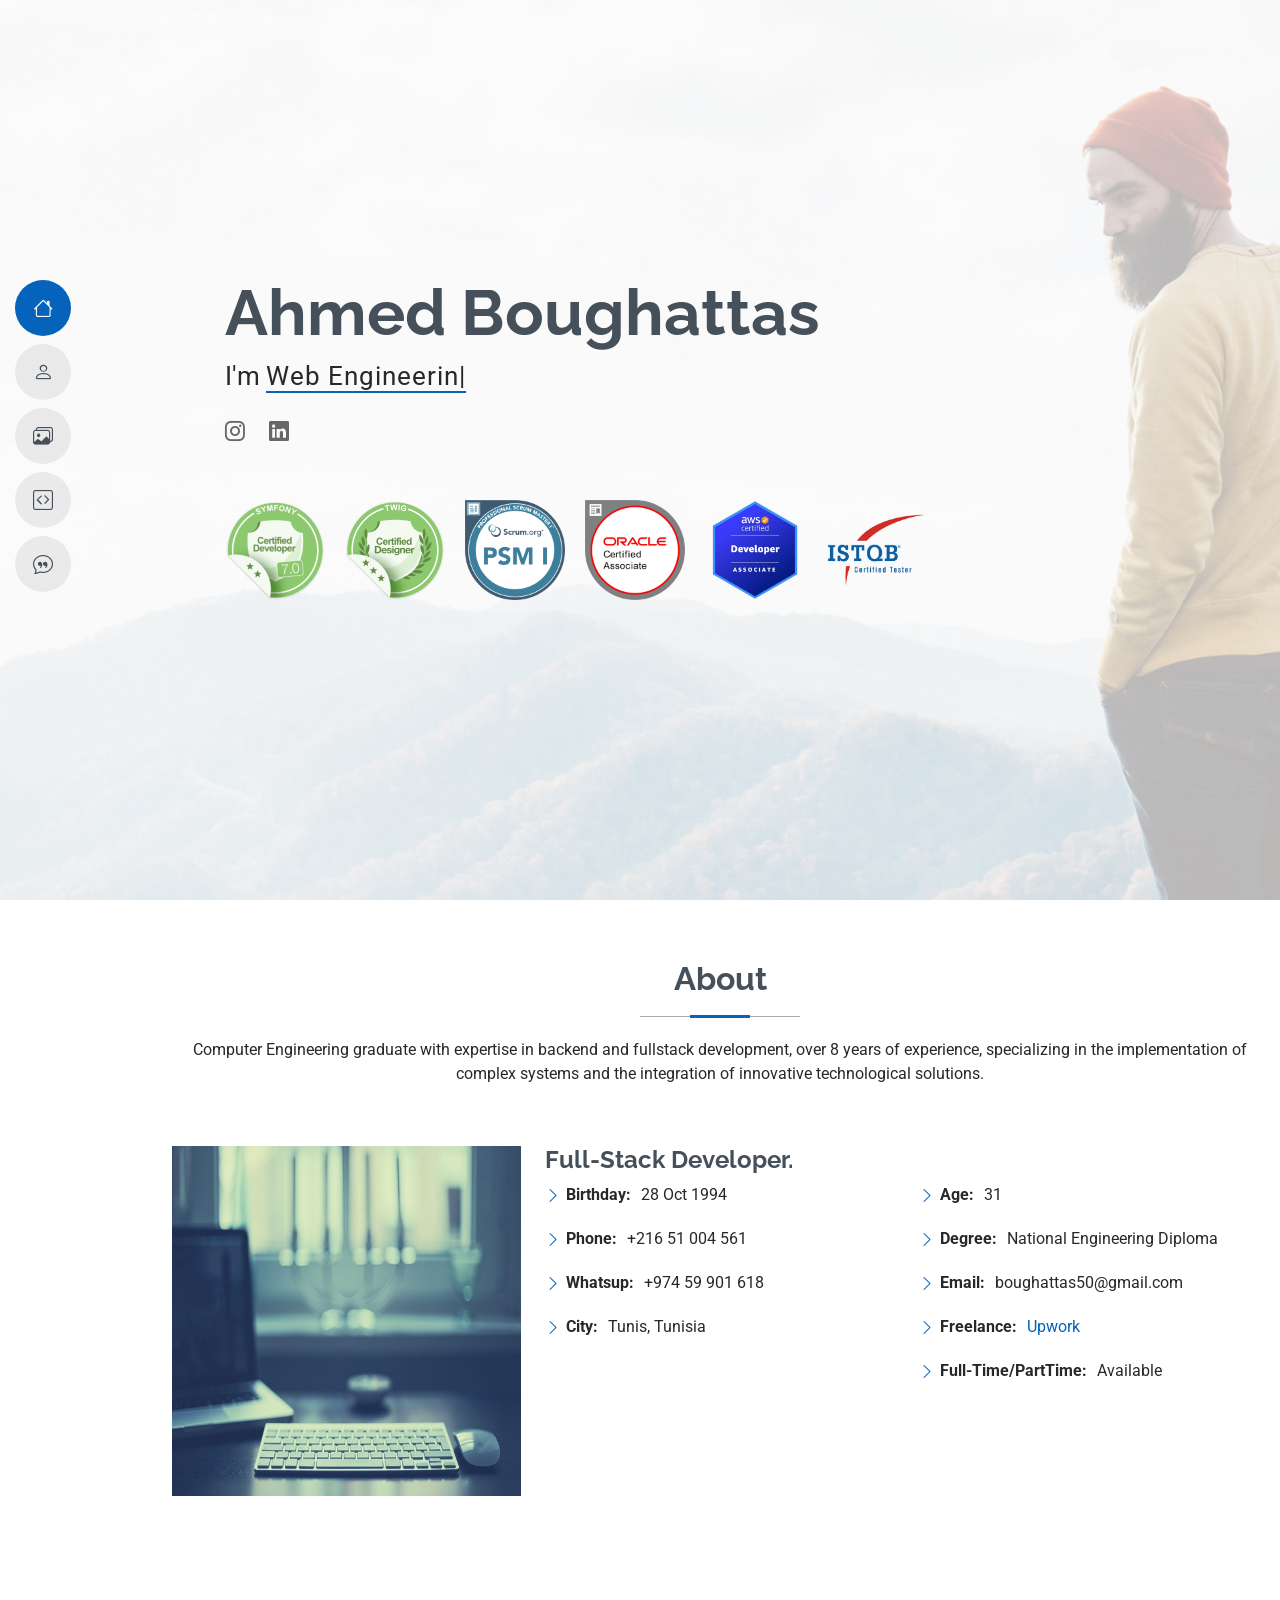
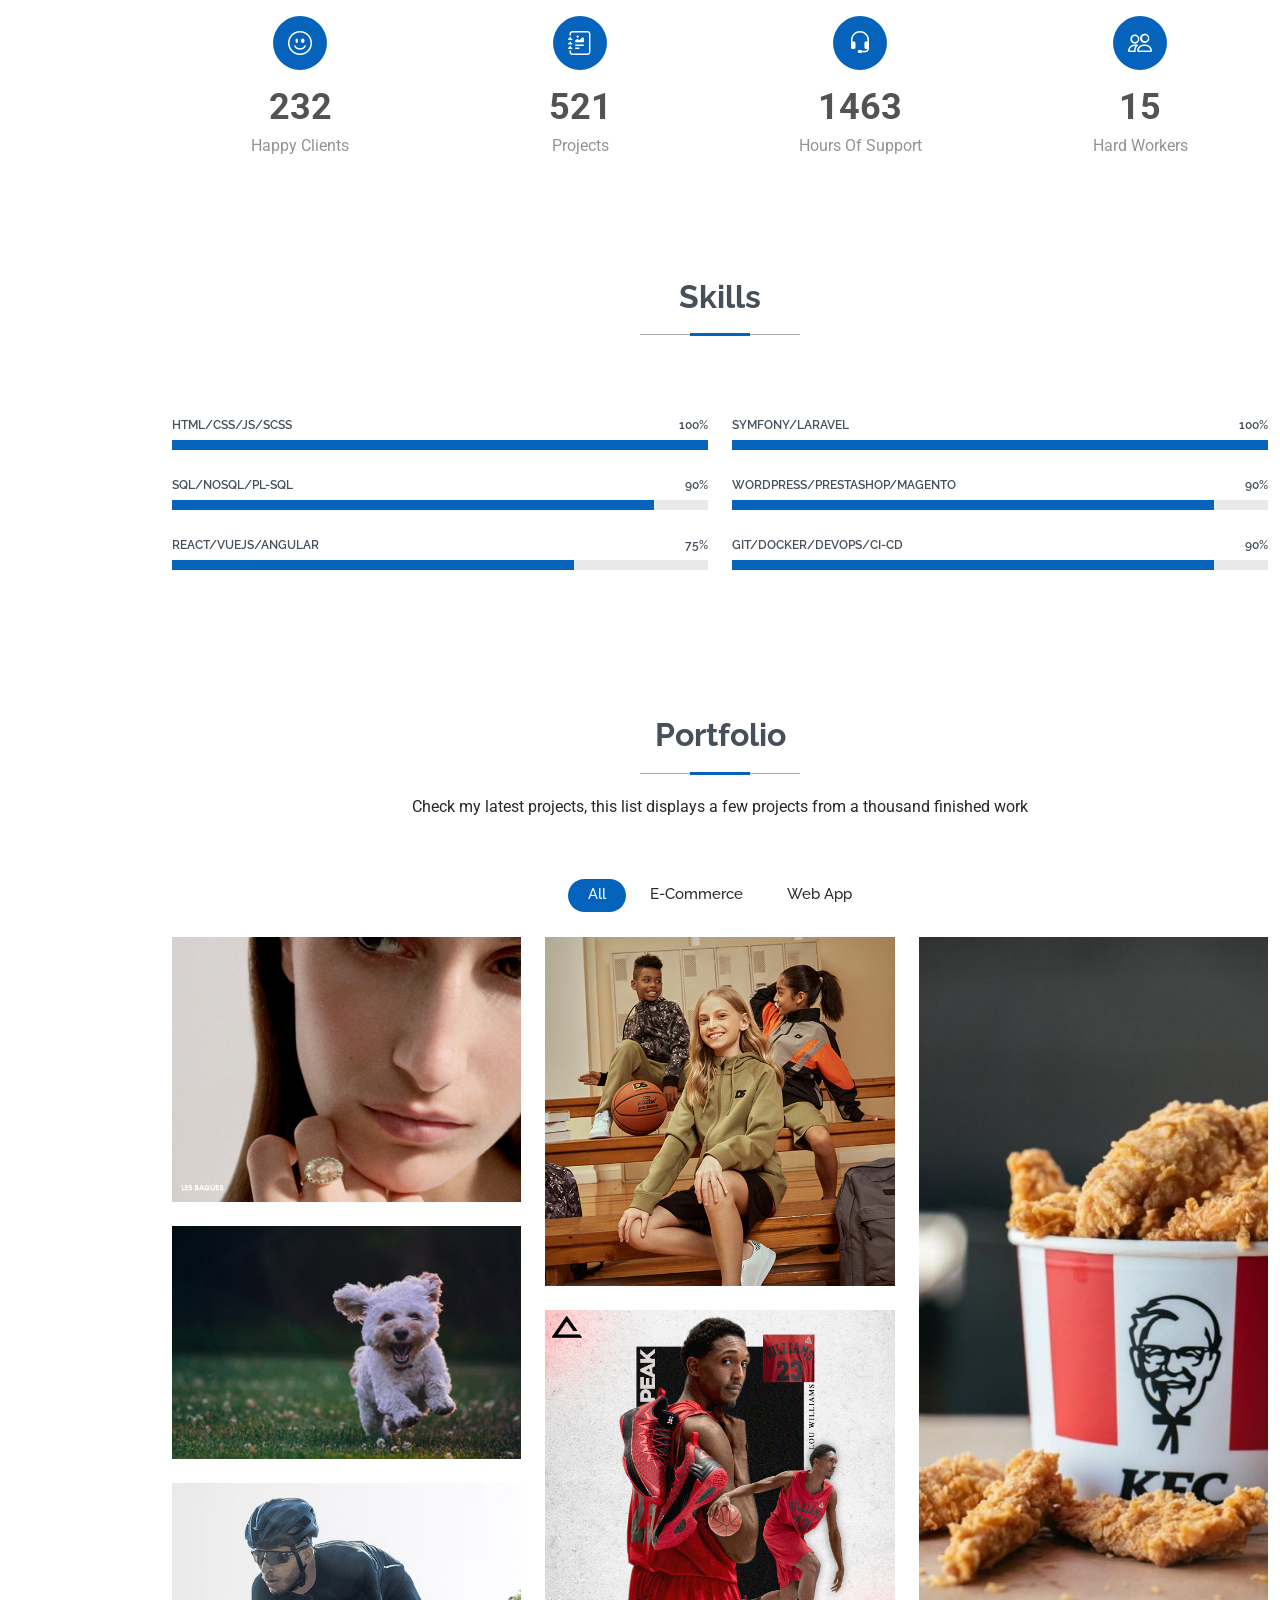
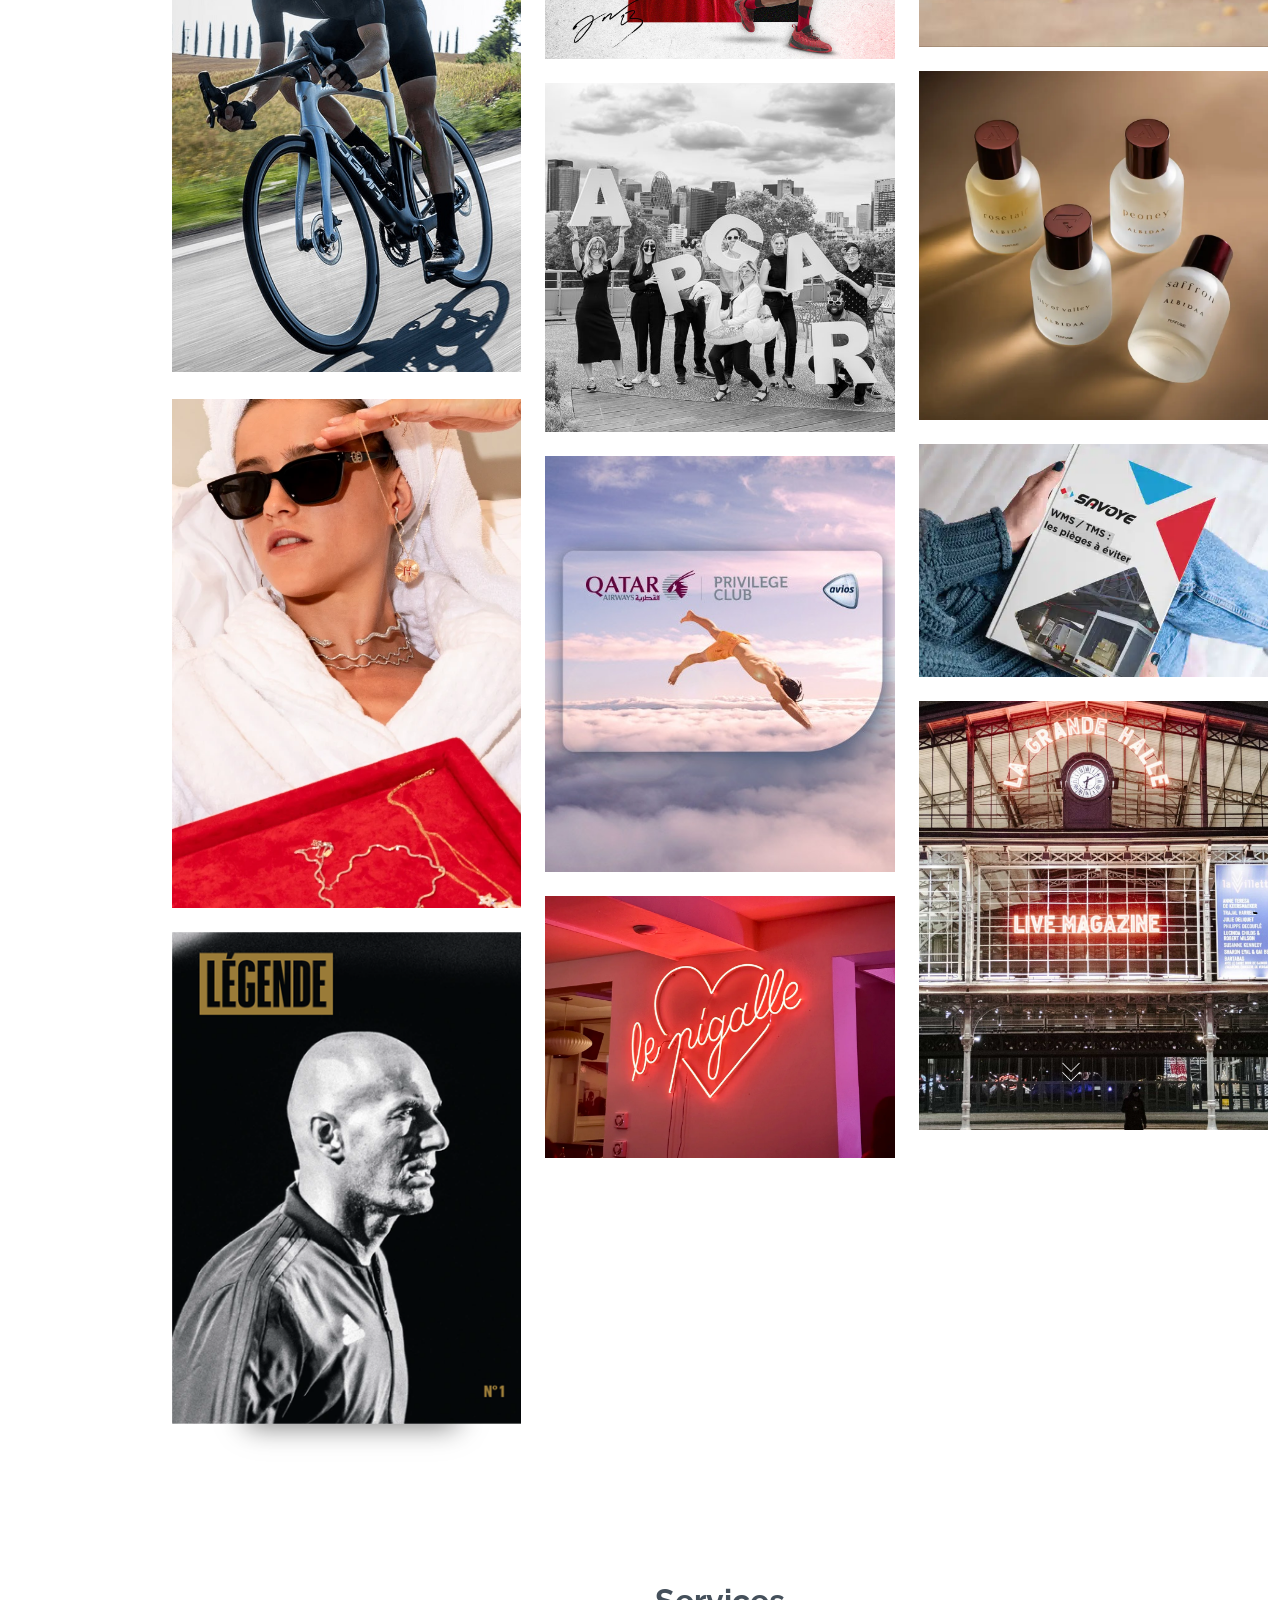
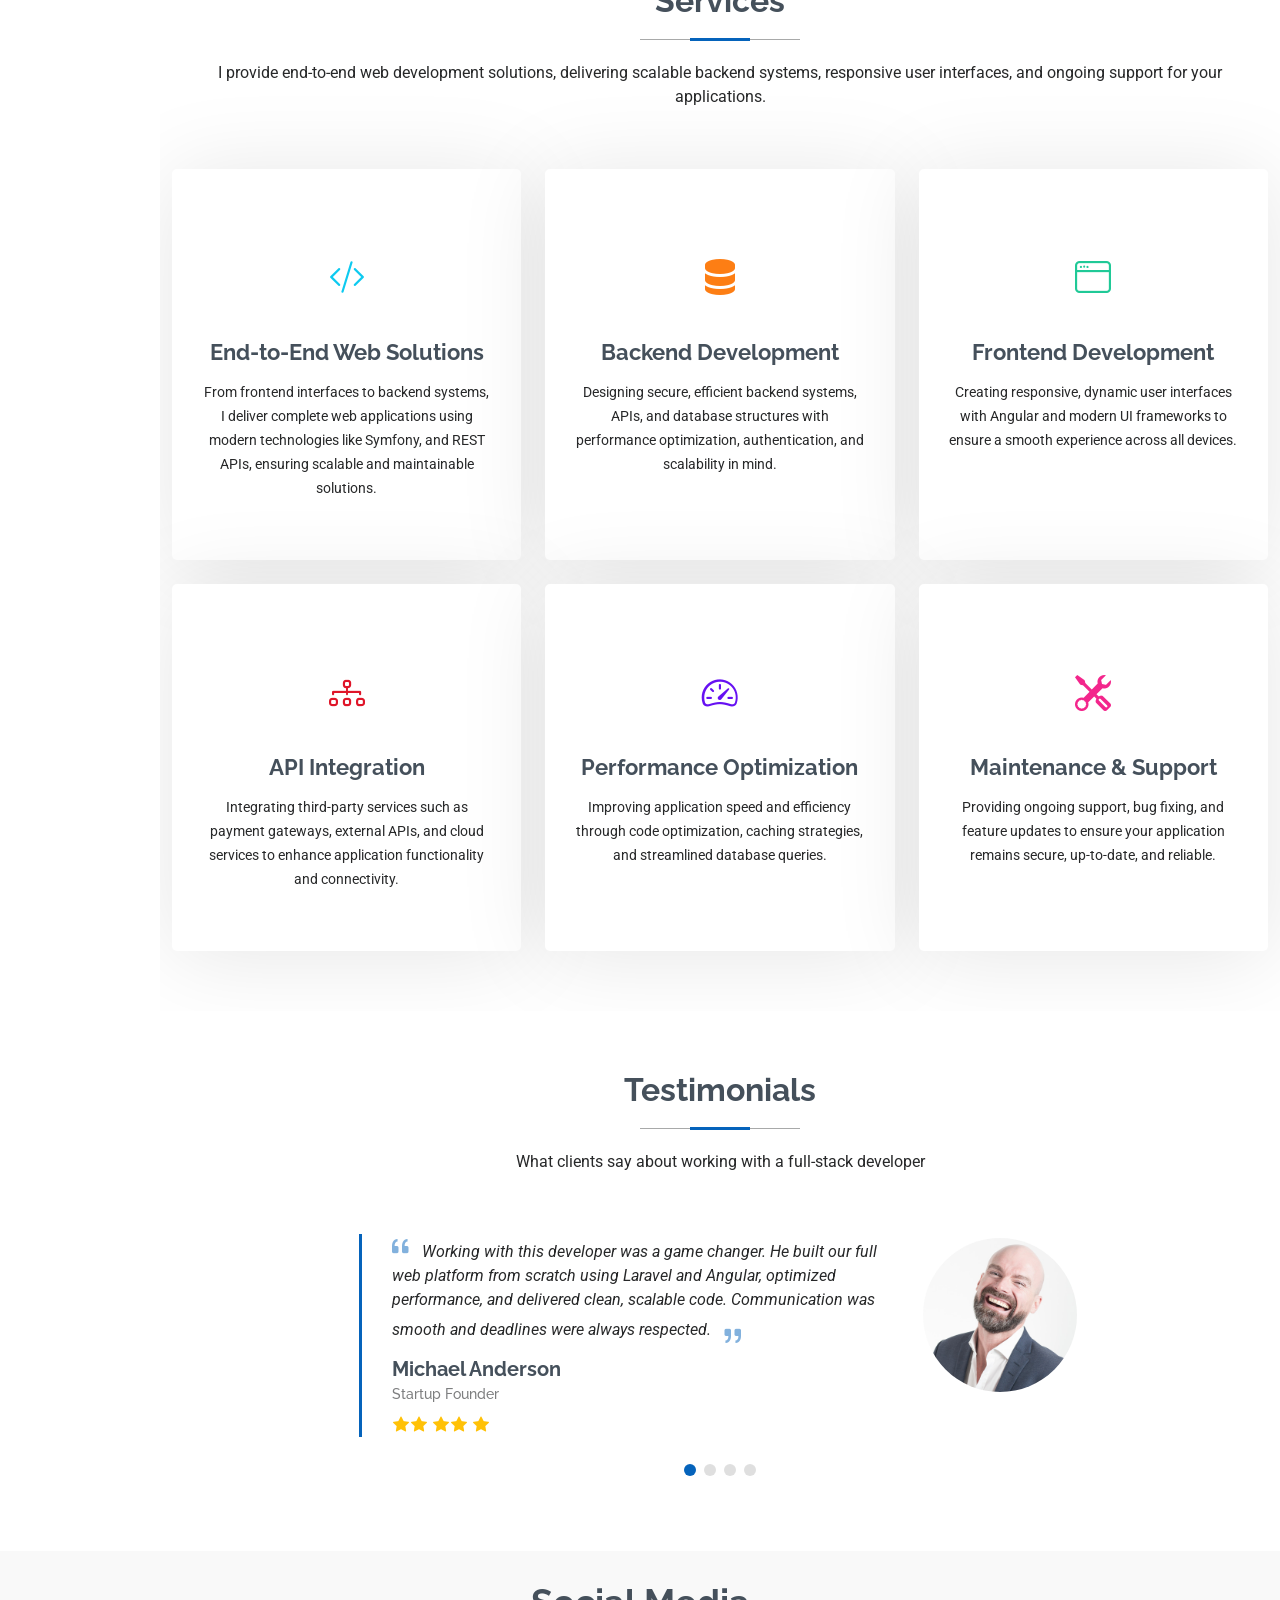
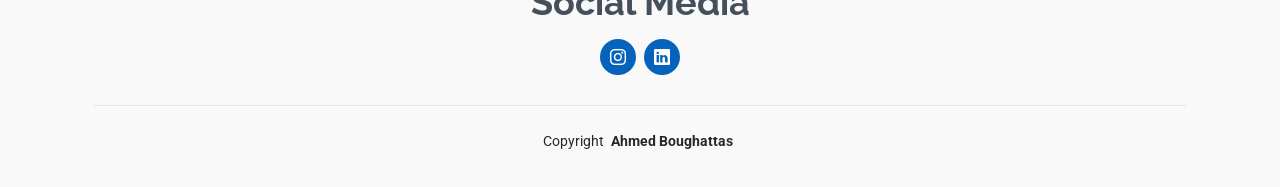
<file: index.html>
<!DOCTYPE html>
<html lang="en">

<head>
  <meta charset="utf-8">
  <meta content="width=device-width, initial-scale=1.0" name="viewport">
  <title>Ahmed Boughattas - Portfolio</title>
  <meta content="" name="description">
  <meta content="" name="keywords">

  <!-- Favicons -->
  <link href="assets/img/favicon.png" rel="icon">
  <link href="assets/img/apple-touch-icon.png" rel="apple-touch-icon">

  <!-- Fonts -->
  <link href="https://fonts.googleapis.com" rel="preconnect">
  <link href="https://fonts.gstatic.com" rel="preconnect" crossorigin>
  <link href="https://fonts.googleapis.com/css2?family=Roboto:ital,wght@0,100;0,300;0,400;0,500;0,700;0,900;1,100;1,300;1,400;1,500;1,700;1,900&family=Poppins:ital,wght@0,100;0,200;0,300;0,400;0,500;0,600;0,700;0,800;0,900;1,100;1,200;1,300;1,400;1,500;1,600;1,700;1,800;1,900&family=Raleway:ital,wght@0,100;0,200;0,300;0,400;0,500;0,600;0,700;0,800;0,900;1,100;1,200;1,300;1,400;1,500;1,600;1,700;1,800;1,900&display=swap" rel="stylesheet">

  <!-- Vendor CSS Files -->
  <link href="assets/vendor/bootstrap/css/bootstrap.min.css" rel="stylesheet">
  <link href="assets/vendor/bootstrap-icons/bootstrap-icons.css" rel="stylesheet">
  <link href="assets/vendor/aos/aos.css" rel="stylesheet">
  <link href="assets/vendor/glightbox/css/glightbox.min.css" rel="stylesheet">
  <link href="assets/vendor/swiper/swiper-bundle.min.css" rel="stylesheet">

  <!-- Main CSS File -->
  <link href="assets/css/main.css" rel="stylesheet">

 
</head>

<body class="index-page">

  <header id="header" class="header d-flex flex-column justify-content-center">

    <i class="header-toggle d-xl-none bi bi-list"></i>

    <nav id="navmenu" class="navmenu">
      <ul>
        <li><a href="#hero" class="active"><i class="bi bi-house navicon"></i><span>Home</span></a></li>
        <li><a href="#about"><i class="bi bi-person navicon"></i><span>About</span></a></li>
      
        <li><a href="#portfolio"><i class="bi bi-images navicon"></i><span>Portfolio</span></a></li>
        <li><a href="#services"><i class="bi bi-code-square navicon"></i><span>Services</span></a></li>
        <li><a href="#testimonials"><i class="bi bi-chat-quote navicon"></i><span>Testimonials</span></a></li>
      </ul>
    </nav>

  </header>

  <main class="main">

    <!-- Hero Section -->
    <section id="hero" class="hero section light-background">

      <img src="assets/img/hero-bg.jpg" alt="">

      <div class="container" data-aos="zoom-out">
        <div class="row justify-content-center">
          <div class="col-lg-9">
            <h2>Ahmed Boughattas</h2>
            <p>I'm <span class="typed" data-typed-items="Web Engineering Excellence,Expert in PHP Applications, Building Clean Fast And Smart Web Apps,Crafting User-Focused Interfaces"></span><span class="typed-cursor typed-cursor--blink" aria-hidden="true"></span></p>
            <div class="social-links">
              <a href="https://www.instagram.com/boughattas_ahmed/"><i class="bi bi-instagram"></i></a>
              <a href="https://www.linkedin.com/in/ahmed-boughattas-637932173/"><i class="bi bi-linkedin"></i></a>
            </div>
            <div class="certifications">
             
              <img src="assets/img/symfonycertif.png" alt="symfonycertif" class="certif">
              <img src="assets/img/twigcertif.png" alt="twigcertif" class="certif">
              <img src="assets/img/psm1.png" alt="psm1certif" class="certif">
              <img src="assets/img/oracle.png" alt="oraclecertif" class="certif">
              <img src="assets/img/aws.webp" alt="awscertif" class="certif">
             <img src="assets/img/istqb.png" alt="istqbcertif" class="certif">
         
            </div>
          
          </div>
        </div>
       
      </div>

    </section><!-- /Hero Section -->

    <!-- About Section -->
    <section id="about" class="about section">

      <!-- Section Title -->
      <div class="container section-title" data-aos="fade-up">
        <h2>About</h2>
        <p>Computer Engineering graduate with expertise in backend and fullstack development, over 8 years of experience, specializing in the implementation of complex systems and the integration of innovative technological solutions.</p>
      </div><!-- End Section Title -->

      <div class="container" data-aos="fade-up" data-aos-delay="100">

        <div class="row gy-4 justify-content-center">
          <div class="col-lg-4">
            <img src="assets/img/1856252.jpg" class="img-fluid" alt="">
          </div>
          <div class="col-lg-8 content">
            <h2>Full-Stack Developer.</h2>
            <!-- <p class="fst-italic py-3">
              Lorem ipsum dolor sit amet, consectetur adipiscing elit, sed do eiusmod tempor incididunt ut labore et dolore
              magna aliqua.
            </p> -->
            <div class="row">
              <div class="col-lg-6">
                <ul>
                  <li><i class="bi bi-chevron-right"></i> <strong>Birthday:</strong> <span>28 Oct 1994</span></li>
                  <li><i class="bi bi-chevron-right"></i> <strong>Phone:</strong> <span>+216 51 004 561</span></li>
                  <li><i class="bi bi-chevron-right"></i> <strong>Whatsup:</strong> <span>+974 59 901 618</span></li>
                  <li><i class="bi bi-chevron-right"></i> <strong>City:</strong> <span>Tunis, Tunisia</span></li>
                </ul>
              </div>
              <div class="col-lg-6">
                <ul>
                  <li><i class="bi bi-chevron-right"></i> <strong>Age:</strong> <span>31</span></li>
                  <li><i class="bi bi-chevron-right"></i> <strong>Degree:</strong> <span>National Engineering Diploma</span></li>
                  <li><i class="bi bi-chevron-right"></i> <strong>Email:</strong> <span>boughattas50@gmail.com</span></li>
                  <li><i class="bi bi-chevron-right"></i> <strong>Freelance:</strong> <span><a href="https://www.upwork.com/freelancers/ahmedb355">Upwork</a></span></li>
                  <li><i class="bi bi-chevron-right"></i> <strong>Full-Time/PartTime:</strong> <span>Available</span></li>
                </ul>
              </div>
            </div>
          
          </div>
        </div>

      </div>

    </section><!-- /About Section -->

    <!-- Stats Section -->
    <section id="stats" class="stats section">

      <div class="container" data-aos="fade-up" data-aos-delay="100">

        <div class="row gy-4">

          <div class="col-lg-3 col-md-6 d-flex flex-column align-items-center">
            <i class="bi bi-emoji-smile"></i>
            <div class="stats-item">
              <span data-purecounter-start="0" data-purecounter-end="232" data-purecounter-duration="1" class="purecounter"></span>
              <p>Happy Clients</p>
            </div>
          </div><!-- End Stats Item -->

          <div class="col-lg-3 col-md-6 d-flex flex-column align-items-center">
            <i class="bi bi-journal-richtext"></i>
            <div class="stats-item">
              <span data-purecounter-start="0" data-purecounter-end="521" data-purecounter-duration="1" class="purecounter"></span>
              <p>Projects</p>
            </div>
          </div><!-- End Stats Item -->

          <div class="col-lg-3 col-md-6 d-flex flex-column align-items-center">
            <i class="bi bi-headset"></i>
            <div class="stats-item">
              <span data-purecounter-start="0" data-purecounter-end="1463" data-purecounter-duration="1" class="purecounter"></span>
              <p>Hours Of Support</p>
            </div>
          </div><!-- End Stats Item -->

          <div class="col-lg-3 col-md-6 d-flex flex-column align-items-center">
            <i class="bi bi-people"></i>
            <div class="stats-item">
              <span data-purecounter-start="0" data-purecounter-end="15" data-purecounter-duration="1" class="purecounter"></span>
              <p>Hard Workers</p>
            </div>
          </div><!-- End Stats Item -->

        </div>

      </div>

    </section><!-- /Stats Section -->

    <!-- Skills Section -->
    <section id="skills" class="skills section">

      <!-- Section Title -->
      <div class="container section-title" data-aos="fade-up">
        <h2>Skills</h2>
        <!-- <p>Necessitatibus eius consequatur ex aliquid fuga eum quidem sint consectetur velit</p> -->
      </div><!-- End Section Title -->

      <div class="container" data-aos="fade-up" data-aos-delay="100">

        <div class="row skills-content skills-animation">

          <div class="col-lg-6">

            <div class="progress">
              <span class="skill"><span>HTML/CSS/JS/SCSS</span> <i class="val">100%</i></span>
              <div class="progress-bar-wrap">
                <div class="progress-bar" role="progressbar" aria-valuenow="100" aria-valuemin="0" aria-valuemax="100"></div>
              </div>
            </div><!-- End Skills Item -->

            <div class="progress">
              <span class="skill"><span>SQL/NOSQL/PL-SQL</span> <i class="val">90%</i></span>
              <div class="progress-bar-wrap">
                <div class="progress-bar" role="progressbar" aria-valuenow="90" aria-valuemin="0" aria-valuemax="100"></div>
              </div>
            </div><!-- End Skills Item -->

            <div class="progress">
              <span class="skill"><span>React/VueJS/Angular</span> <i class="val">75%</i></span>
              <div class="progress-bar-wrap">
                <div class="progress-bar" role="progressbar" aria-valuenow="75" aria-valuemin="0" aria-valuemax="100"></div>
              </div>
            </div><!-- End Skills Item -->

          </div>

          <div class="col-lg-6">

            <div class="progress">
              <span class="skill"><span>Symfony/Laravel</span> <i class="val">100%</i></span>
              <div class="progress-bar-wrap">
                <div class="progress-bar" role="progressbar" aria-valuenow="100" aria-valuemin="0" aria-valuemax="100"></div>
              </div>
            </div><!-- End Skills Item -->

            <div class="progress">
              <span class="skill"><span>WordPress/Prestashop/Magento</span> <i class="val">90%</i></span>
              <div class="progress-bar-wrap">
                <div class="progress-bar" role="progressbar" aria-valuenow="90" aria-valuemin="0" aria-valuemax="100"></div>
              </div>
            </div><!-- End Skills Item -->

            <div class="progress">
              <span class="skill"><span>Git/Docker/DevOps/CI-CD</span> <i class="val">90%</i></span>
              <div class="progress-bar-wrap">
                <div class="progress-bar" role="progressbar" aria-valuenow="90" aria-valuemin="0" aria-valuemax="100"></div>
              </div>
            </div><!-- End Skills Item -->

          </div>

        </div>

      </div>

    </section><!-- /Skills Section -->

   
    <!-- Portfolio Section -->
    <section id="portfolio" class="portfolio section">

      <!-- Section Title -->
      <div class="container section-title" data-aos="fade-up">
        <h2>Portfolio</h2>
        <p>Check my latest projects, this list displays a few projects from a thousand finished work</p>
      </div><!-- End Section Title -->

      <div class="container">

        <div class="isotope-layout" data-default-filter="*" data-layout="masonry" data-sort="original-order">

          <ul class="portfolio-filters isotope-filters" data-aos="fade-up" data-aos-delay="100">
            <li data-filter="*" class="filter-active">All</li>
            <li data-filter=".filter-app">E-Commerce</li>
            <li data-filter=".filter-product">Web App</li>

          </ul><!-- End Portfolio Filters -->

          <div class="row gy-4 isotope-container" data-aos="fade-up" data-aos-delay="200">

            <div class="col-lg-4 col-md-6 portfolio-item isotope-item filter-app">
              <img src="assets/img/masonry-portfolio/Pascalemonvoisin.png" class="img-fluid" alt="">
              <div class="portfolio-info">
                <h4>Pascale Monvoisin</h4>
                <p>Discover the world and jewelry of the Pascale Monvoisin jewelry house</p>
                <a href="assets/img/masonry-portfolio/Pascalemonvoisin.png" title="Pascale Monvoisin" data-gallery="portfolio-gallery-app" class="glightbox preview-link"><i class="bi bi-zoom-in"></i></a>
                <a href="https://pascalemonvoisin.com/" target="_blank" title="More Details" class="details-link"><i class="bi bi-link-45deg"></i></a>
              </div>
            </div><!-- End Portfolio Item -->

            <div class="col-lg-4 col-md-6 portfolio-item isotope-item filter-app">
              <img src="assets/img/masonry-portfolio/sportscorner.png" class="img-fluid" alt="">
              <div class="portfolio-info">
                <h4>Sports Corner</h4>
                <p>Discover top-quality sports and fitness products at Sports Corner</p>
                <a href="assets/img/masonry-portfolio/sportscorner.png" title="Sports Corner" data-gallery="portfolio-gallery-product" class="glightbox preview-link"><i class="bi bi-zoom-in"></i></a>
                <a href="https://sportscorner.qa/" target="_blank" title="More Details" class="details-link"><i class="bi bi-link-45deg"></i></a>
              </div>
            </div><!-- End Portfolio Item -->

            <div class="col-lg-4 col-md-6 portfolio-item isotope-item filter-app">
              <img src="assets/img/masonry-portfolio/kfctn.jpg" class="img-fluid" alt="">
              <div class="portfolio-info">
                <h4>KFC</h4>
                <p>Kentucky Fried Chicken</p>
                <a href="assets/img/masonry-portfolio/kfctn.jpg" title="KFC" data-gallery="portfolio-gallery-branding" class="glightbox preview-link"><i class="bi bi-zoom-in"></i></a>
                <a href="https://kfc.com.tn/" target="_blank" title="More Details" class="details-link"><i class="bi bi-link-45deg"></i></a>
              </div>
            </div><!-- End Portfolio Item -->

            <div class="col-lg-4 col-md-6 portfolio-item isotope-item filter-app">
              <img src="assets/img/masonry-portfolio/moxparis.jpg" class="img-fluid" alt="">
              <div class="portfolio-info">
                <h4>Mox Paris</h4>
                <p>promenades, gardes et bien-être pour votre chien, fondé par une passionné de la bien-traitance animale.</p>
                <a href="assets/img/masonry-portfolio/moxparis.jpg" title="Mox Paris" data-gallery="portfolio-gallery-app" class="glightbox preview-link"><i class="bi bi-zoom-in"></i></a>
                <a href="https://mox-paris.com/" target="_blank" title="More Details" class="details-link"><i class="bi bi-link-45deg"></i></a>
              </div>
            </div><!-- End Portfolio Item -->

            <div class="col-lg-4 col-md-6 portfolio-item isotope-item filter-app">
              <img src="assets/img/masonry-portfolio/peaksporttn.webp" class="img-fluid" alt="">
              <div class="portfolio-info">
                <h4>Peak Sport</h4>
                <p>Découvrez PEAK Tunisie, la marque internationale de sport alliant technologie, confort et design. Explorez nos collections de chaussures</p>
                <a href="assets/img/masonry-portfolio/peaksporttn.webp" title="Peak Sport" data-gallery="portfolio-gallery-product" class="glightbox preview-link"><i class="bi bi-zoom-in"></i></a>
                <a href="https://www.peaksports.tn/" target="_blank" title="More Details" class="details-link"><i class="bi bi-link-45deg"></i></a>
              </div>
            </div><!-- End Portfolio Item -->

            <div class="col-lg-4 col-md-6 portfolio-item isotope-item filter-app">
              <img src="assets/img/masonry-portfolio/rasensport.jpg" class="img-fluid" alt="">
              <div class="portfolio-info">
                <h4>Rasen Sports</h4>
                <p>Discover the Cycling Shop </p>
                <a href="assets/img/masonry-portfolio/rasensport.jpg" title="Rasen Sports" data-gallery="portfolio-gallery-branding" class="glightbox preview-link"><i class="bi bi-zoom-in"></i></a>
                <a href="https://www.rasensports.com/" target="_blank" title="More Details" class="details-link"><i class="bi bi-link-45deg"></i></a>
              </div>
            </div><!-- End Portfolio Item -->

            <div class="col-lg-4 col-md-6 portfolio-item isotope-item filter-app">
              <img src="assets/img/masonry-portfolio/albidaa.webp" class="img-fluid" alt="">
              <div class="portfolio-info">
                <h4>Albidaa</h4>
                <p>Luxury Perfumes </p>
                <a href="assets/img/masonry-portfolio/albidaa.webp" title="Albidaa" data-gallery="portfolio-gallery-app" class="glightbox preview-link"><i class="bi bi-zoom-in"></i></a>
                <a href="https://albidaa.com/" target="_blank" title="More Details" class="details-link"><i class="bi bi-link-45deg"></i></a>
              </div>
            </div><!-- End Portfolio Item -->

            <div class="col-lg-4 col-md-6 portfolio-item isotope-item filter-product">
              <img src="assets/img/masonry-portfolio/Apgar.jpg" class="img-fluid" alt="">
              <div class="portfolio-info">
                <h4>Apgar</h4>
                <p>Discover One of the biggest Data Analyst in the world</p>
                <a href="assets/img/masonry-portfolio/Apgar.jpg" title="Apgar" data-gallery="portfolio-gallery-product" class="glightbox preview-link"><i class="bi bi-zoom-in"></i></a>
                <a href="https://apgar-group.com/" target="_blank" title="More Details" class="details-link"><i class="bi bi-link-45deg"></i></a>
              </div>
            </div><!-- End Portfolio Item -->


            
            <div class="col-lg-4 col-md-6 portfolio-item isotope-item filter-app">
              <img src="assets/img/masonry-portfolio/gema.png" class="img-fluid" alt="">
              <div class="portfolio-info">
                <h4>Gema</h4>
                <p>Jewelry designs that speaks for itself.</p>
                <a href="assets/img/masonry-portfolio/gema.png" title="Gema" data-gallery="portfolio-gallery-branding" class="glightbox preview-link"><i class="bi bi-zoom-in"></i></a>
                <a href="https://gema.qa/" target="_blank" title="More Details" class="details-link"><i class="bi bi-link-45deg"></i></a>
              </div>
            </div><!-- End Portfolio Item -->


           
            <div class="col-lg-4 col-md-6 portfolio-item isotope-item filter-product">
              <img src="assets/img/masonry-portfolio/savoye.webp" class="img-fluid" alt="">
              <div class="portfolio-info">
                <h4>Savoye</h4>
                <p></p>
                <a href="assets/img/masonry-portfolio/savoye.webp" title="Savoye" data-gallery="portfolio-gallery-branding" class="glightbox preview-link"><i class="bi bi-zoom-in"></i></a>
                <a href="https://savoye.com/"  target="_blank"  title="More Details" class="details-link"><i class="bi bi-link-45deg"></i></a>
              </div>
            </div><!-- End Portfolio Item -->


            <div class="col-lg-4 col-md-6 portfolio-item isotope-item filter-product">
              <img src="assets/img/masonry-portfolio/qatarairways.jpg" class="img-fluid" alt="">
              <div class="portfolio-info">
                <h4>Qatar Airways</h4>
                <p>Privilege Club</p>
                <a href="assets/img/masonry-portfolio/qatarairways.jpg" title="Qatar Airways" data-gallery="portfolio-gallery-branding" class="glightbox preview-link"><i class="bi bi-zoom-in"></i></a>
                <a href="https://www.qatarairways.com/en/Privilege-Club.html" target="_blank" title="More Details" class="details-link"><i class="bi bi-link-45deg"></i></a>
              </div>
            </div><!-- End Portfolio Item -->


            <div class="col-lg-4 col-md-6 portfolio-item isotope-item filter-product">
              <img src="assets/img/masonry-portfolio/live.png" class="img-fluid" alt="">
              <div class="portfolio-info">
                <h4>Live Magazine</h4>
                <p></p>
                <a href="assets/img/masonry-portfolio/live.png" title="Live Magazine" data-gallery="portfolio-gallery-branding" class="glightbox preview-link"><i class="bi bi-zoom-in"></i></a>
                <a href="https://www.livemagazine.com/" target="_blank" title="More Details" class="details-link"><i class="bi bi-link-45deg"></i></a>
              </div>
            </div><!-- End Portfolio Item -->

            
            <div class="col-lg-4 col-md-6 portfolio-item isotope-item filter-product">
              <img src="assets/img/masonry-portfolio/Lepigalle.webp" class="img-fluid" alt="">
              <div class="portfolio-info">
                <h4>Le Pigalle</h4>
                <p>An authentic neighborhood hotel</p>
                <a href="assets/img/masonry-portfolio/Lepigalle.webp" title="Le Pigalle" data-gallery="portfolio-gallery-branding" class="glightbox preview-link"><i class="bi bi-zoom-in"></i></a>
                <a href="https://lepigalle.paris/en/" target="_blank" title="More Details" class="details-link"><i class="bi bi-link-45deg"></i></a>
              </div>
            </div><!-- End Portfolio Item -->
            
            <div class="col-lg-4 col-md-6 portfolio-item isotope-item filter-product">
              <img src="assets/img/masonry-portfolio/legende-independance.png" class="img-fluid" alt="">
              <div class="portfolio-info">
                <h4>Legende le Mag</h4>
                <p></p>
                <a href="assets/img/masonry-portfolio/legende-independance.png" title="Legende Le Mag" data-gallery="portfolio-gallery-branding" class="glightbox preview-link"><i class="bi bi-zoom-in"></i></a>
                <a href="https://legende-lemag.fr/" target="_blank" title="More Details" class="details-link"><i class="bi bi-link-45deg"></i></a>
              </div>
            </div><!-- End Portfolio Item -->

            
          </div><!-- End Portfolio Container -->

        </div>

      </div>

    </section><!-- /Portfolio Section -->

<!-- Services Section -->
<section id="services" class="services section">

  <!-- Section Title -->
  <div class="container section-title" >
    <h2>Services</h2>
    <p>I provide end-to-end web development solutions, delivering scalable backend systems, responsive user interfaces, and ongoing support for your applications.</p>
  </div>

  <div class="container">
    <div class="row gy-4">

      <!-- Service 1 -->
      <div class="col-lg-4 col-md-6" >
        <div class="service-item item-cyan position-relative">
          <div class="icon">
            <i class="bi bi-code-slash"></i>
          </div>
          <h3>End-to-End Web Solutions</h3>
          <p>From frontend interfaces to backend systems, I deliver complete web applications using modern technologies like Symfony, and REST APIs, ensuring scalable and maintainable solutions.</p>
        </div>
      </div>

      <!-- Service 2 -->
      <div class="col-lg-4 col-md-6" >
        <div class="service-item item-orange position-relative">
          <div class="icon">
            <i class="bi bi-server"></i>
          </div>
          <h3>Backend Development</h3>
          <p>Designing secure, efficient backend systems, APIs, and database structures with performance optimization, authentication, and scalability in mind.</p>
        </div>
      </div>

      <!-- Service 3 -->
      <div class="col-lg-4 col-md-6" >
        <div class="service-item item-teal position-relative">
          <div class="icon">
            <i class="bi bi-window"></i>
          </div>
          <h3>Frontend Development</h3>
          <p>Creating responsive, dynamic user interfaces with Angular and modern UI frameworks to ensure a smooth experience across all devices.</p>
        </div>
      </div>

      <!-- Service 4 -->
      <div class="col-lg-4 col-md-6" >
        <div class="service-item item-red position-relative">
          <div class="icon">
            <i class="bi bi-diagram-3"></i>
          </div>
          <h3>API Integration</h3>
          <p>Integrating third-party services such as payment gateways, external APIs, and cloud services to enhance application functionality and connectivity.</p>
        </div>
      </div>

      <!-- Service 5 -->
      <div class="col-lg-4 col-md-6" >
        <div class="service-item item-indigo position-relative">
          <div class="icon">
            <i class="bi bi-speedometer2"></i>
          </div>
          <h3>Performance Optimization</h3>
          <p>Improving application speed and efficiency through code optimization, caching strategies, and streamlined database queries.</p>
        </div>
      </div>

      <!-- Service 6 -->
      <div class="col-lg-4 col-md-6" >
        <div class="service-item item-pink position-relative">
          <div class="icon">
            <i class="bi bi-tools"></i>
          </div>
          <h3>Maintenance & Support</h3>
          <p>Providing ongoing support, bug fixing, and feature updates to ensure your application remains secure, up-to-date, and reliable.</p>
        </div>
      </div>

    </div>
  </div>

</section>
<!-- /Services Section -->
 
    <section id="testimonials" class="testimonials section">

      <!-- Section Title -->
      <div class="container section-title" >
        <h2>Testimonials</h2>
        <p>What clients say about working with a full-stack developer</p>
      </div>
    
      <div class="container"  >
    
        <div class="swiper init-swiper">
          <script type="application/json" class="swiper-config">
            {
              "loop": true,
              "speed": 600,
              "autoplay": {
                "delay": 5000
              },
              "slidesPerView": "auto",
              "pagination": {
                "el": ".swiper-pagination",
                "type": "bullets",
                "clickable": true
              }
            }
          </script>
    
          <div class="swiper-wrapper">
    
            <!-- Testimonial 1 -->
            <div class="swiper-slide">
              <div class="testimonial-item">
                <div class="row gy-4 justify-content-center">
                  <div class="col-lg-6">
                    <div class="testimonial-content">
                      <p>
                        <i class="bi bi-quote quote-icon-left"></i>
                        <span>
                          Working with this developer was a game changer. He built our full web platform from scratch using Laravel and Angular, optimized performance, and delivered clean, scalable code. Communication was smooth and deadlines were always respected.
                        </span>
                        <i class="bi bi-quote quote-icon-right"></i>
                      </p>
                      <h3>Michael Anderson</h3>
                      <h4>Startup Founder</h4>
                      <div class="stars">
                        <i class="bi bi-star-fill"></i><i class="bi bi-star-fill"></i>
                        <i class="bi bi-star-fill"></i><i class="bi bi-star-fill"></i>
                        <i class="bi bi-star-fill"></i>
                      </div>
                    </div>
                  </div>
                  <div class="col-lg-2 text-center">
                    <img src="assets/img/testimonials/testimonials-1.jpg" class="img-fluid testimonial-img" alt="">
                  </div>
                </div>
              </div>
            </div>
    
            <!-- Testimonial 2 -->
            <div class="swiper-slide">
              <div class="testimonial-item">
                <div class="row gy-4 justify-content-center">
                  <div class="col-lg-6">
                    <div class="testimonial-content">
                      <p>
                        <i class="bi bi-quote quote-icon-left"></i>
                        <span>
                          He handled both frontend and backend perfectly. Our API integrations, dashboard, and database architecture were all delivered with high quality. The system is fast, secure, and easy to maintain.
                        </span>
                        <i class="bi bi-quote quote-icon-right"></i>
                      </p>
                      <h3>Sophia Martinez</h3>
                      <h4>Product Manager</h4>
                      <div class="stars">
                        <i class="bi bi-star-fill"></i><i class="bi bi-star-fill"></i>
                        <i class="bi bi-star-fill"></i><i class="bi bi-star-fill"></i>
                        <i class="bi bi-star-fill"></i>
                      </div>
                    </div>
                  </div>
                  <div class="col-lg-2 text-center">
                    <img src="assets/img/testimonials/testimonials-2.jpg" class="img-fluid testimonial-img" alt="">
                  </div>
                </div>
              </div>
            </div>
    
            <!-- Testimonial 3 -->
            <div class="swiper-slide">
              <div class="testimonial-item">
                <div class="row gy-4 justify-content-center">
                  <div class="col-lg-6">
                    <div class="testimonial-content">
                      <p>
                        <i class="bi bi-quote quote-icon-left"></i>
                        <span>
                          Exceptional full-stack skills. From UI/UX improvements to backend logic and deployment, everything was handled professionally. The project exceeded our expectations in terms of speed and usability.
                        </span>
                        <i class="bi bi-quote quote-icon-right"></i>
                      </p>
                      <h3>David Kim</h3>
                      <h4>Tech Lead</h4>
                      <div class="stars">
                        <i class="bi bi-star-fill"></i><i class="bi bi-star-fill"></i>
                        <i class="bi bi-star-fill"></i><i class="bi bi-star-fill"></i>
                        <i class="bi bi-star-fill"></i>
                      </div>
                    </div>
                  </div>
                  <div class="col-lg-2 text-center">
                    <img src="assets/img/testimonials/testimonials-3.jpg" class="img-fluid testimonial-img" alt="">
                  </div>
                </div>
              </div>
            </div>
    
            <!-- Testimonial 4 -->
            <div class="swiper-slide">
              <div class="testimonial-item">
                <div class="row gy-4 justify-content-center">
                  <div class="col-lg-6">
                    <div class="testimonial-content">
                      <p>
                        <i class="bi bi-quote quote-icon-left"></i>
                        <span>
                          Reliable, detail-oriented, and highly skilled. He improved our legacy system, fixed critical bugs, and added new features without breaking anything. A true professional full-stack developer.
                        </span>
                        <i class="bi bi-quote quote-icon-right"></i>
                      </p>
                      <h3>Emma Johnson</h3>
                      <h4>Business Owner</h4>
                      <div class="stars">
                        <i class="bi bi-star-fill"></i><i class="bi bi-star-fill"></i>
                        <i class="bi bi-star-fill"></i><i class="bi bi-star-fill"></i>
                        <i class="bi bi-star-fill"></i>
                      </div>
                    </div>
                  </div>
                  <div class="col-lg-2 text-center">
                    <img src="assets/img/testimonials/testimonials-4.jpg" class="img-fluid testimonial-img" alt="">
                  </div>
                </div>
              </div>
            </div>
    
          </div>
    
          <div class="swiper-pagination"></div>
        </div>
    
      </div>
    </section>

  </main>

  <footer id="footer" class="footer position-relative light-background">
    <div class="container">
      <h3 class="sitename">Social Media </h3>
      
      <div class="social-links d-flex justify-content-center">
        <a href="https://www.instagram.com/boughattas_ahmed/"><i class="bi bi-instagram"></i></a>
        <a href="https://www.linkedin.com/in/ahmed-boughattas-637932173/"><i class="bi bi-linkedin"></i></a>
      </div>
      <div class="container">
        <div class="copyright">
          <span>Copyright</span> <strong class="px-1 sitename">Ahmed Boughattas</strong> 
        </div>
        <div class="credits">

        </div>
      </div>
    </div>
  </footer>

  <!-- Scroll Top -->
  <a href="#" id="scroll-top" class="scroll-top d-flex align-items-center justify-content-center"><i class="bi bi-arrow-up-short"></i></a>

  <!-- Preloader -->
  <div id="preloader"></div>

  <!-- Vendor JS Files -->
  <script src="assets/vendor/bootstrap/js/bootstrap.bundle.min.js"></script>
  <script src="assets/vendor/php-email-form/validate.js"></script>
  <script src="assets/vendor/aos/aos.js"></script>
  <script src="assets/vendor/typed.js/typed.umd.js"></script>
  <script src="assets/vendor/purecounter/purecounter_vanilla.js"></script>
  <script src="assets/vendor/waypoints/noframework.waypoints.js"></script>
  <script src="assets/vendor/glightbox/js/glightbox.min.js"></script>
  <script src="assets/vendor/imagesloaded/imagesloaded.pkgd.min.js"></script>
  <script src="assets/vendor/isotope-layout/isotope.pkgd.min.js"></script>
  <script src="assets/vendor/swiper/swiper-bundle.min.js"></script>

  <!-- Main JS File -->
  <script src="assets/js/main.js"></script>

</body>

</html>
</file>
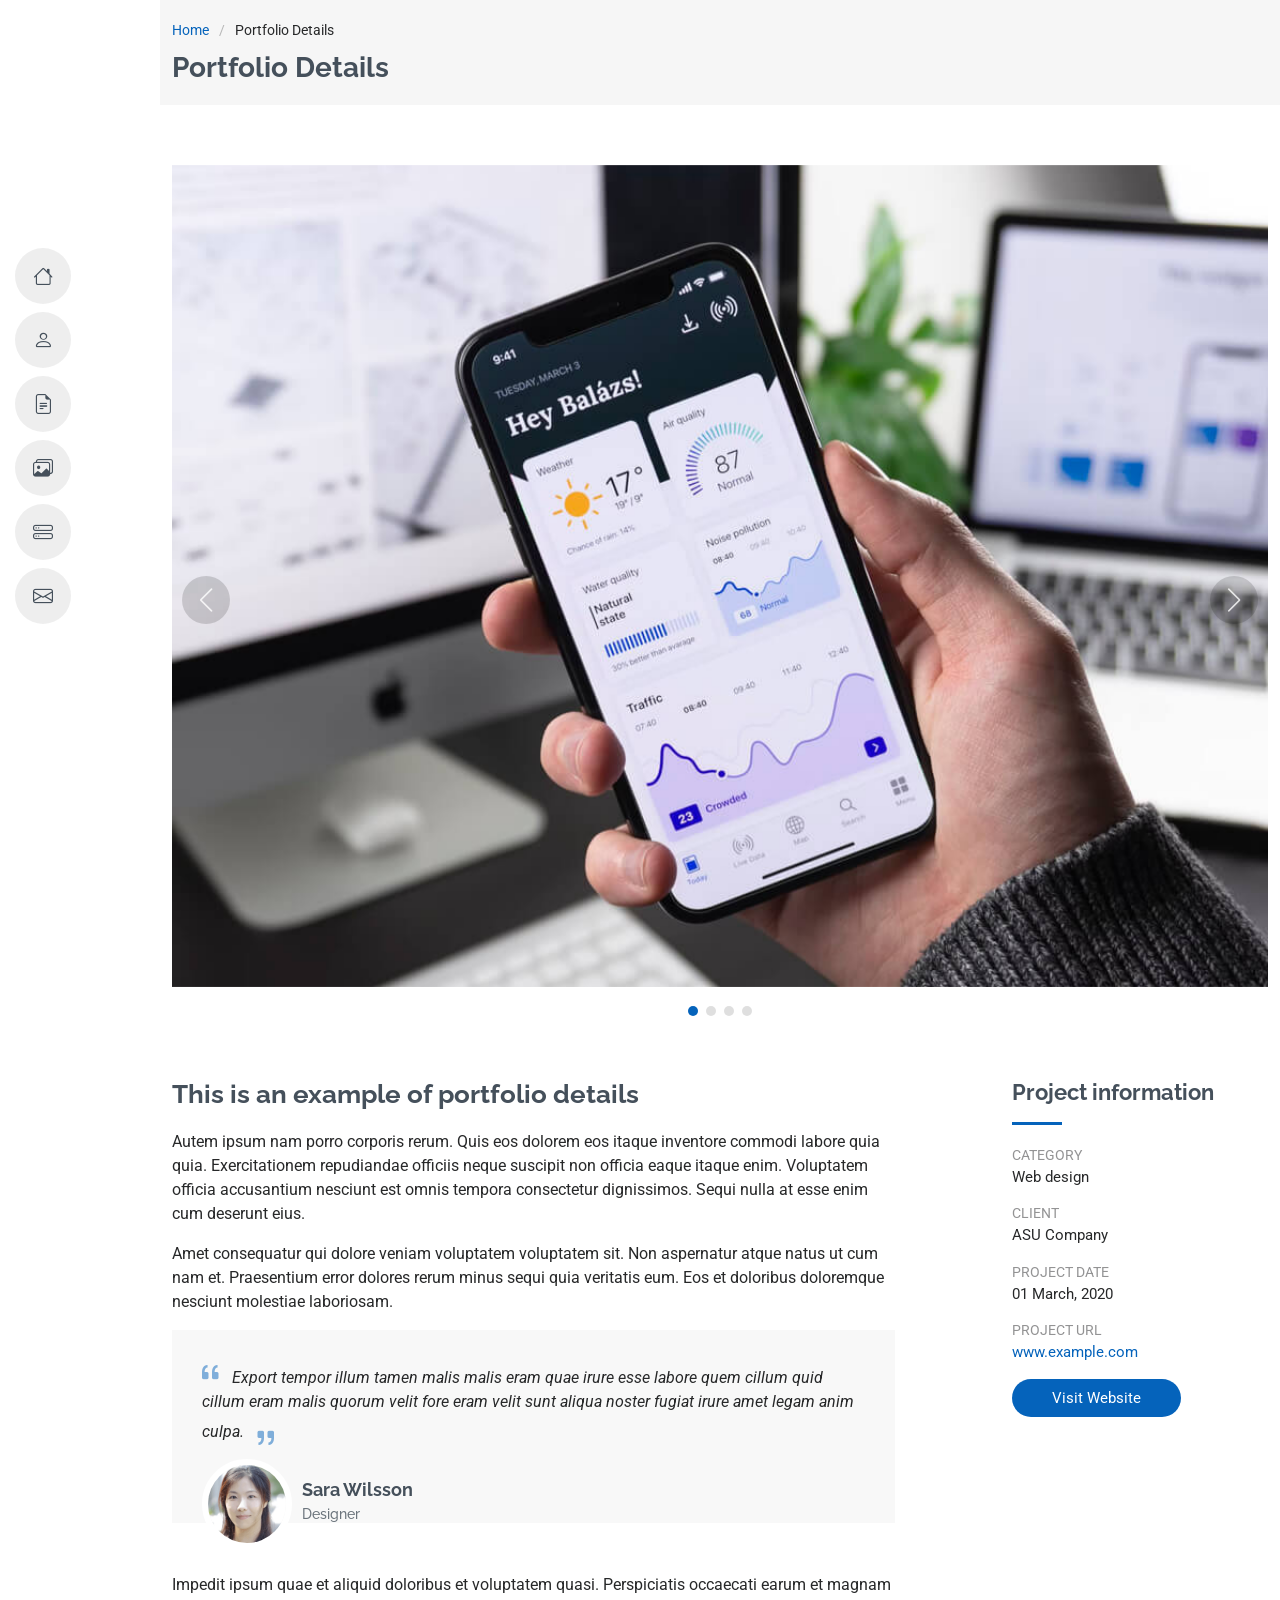
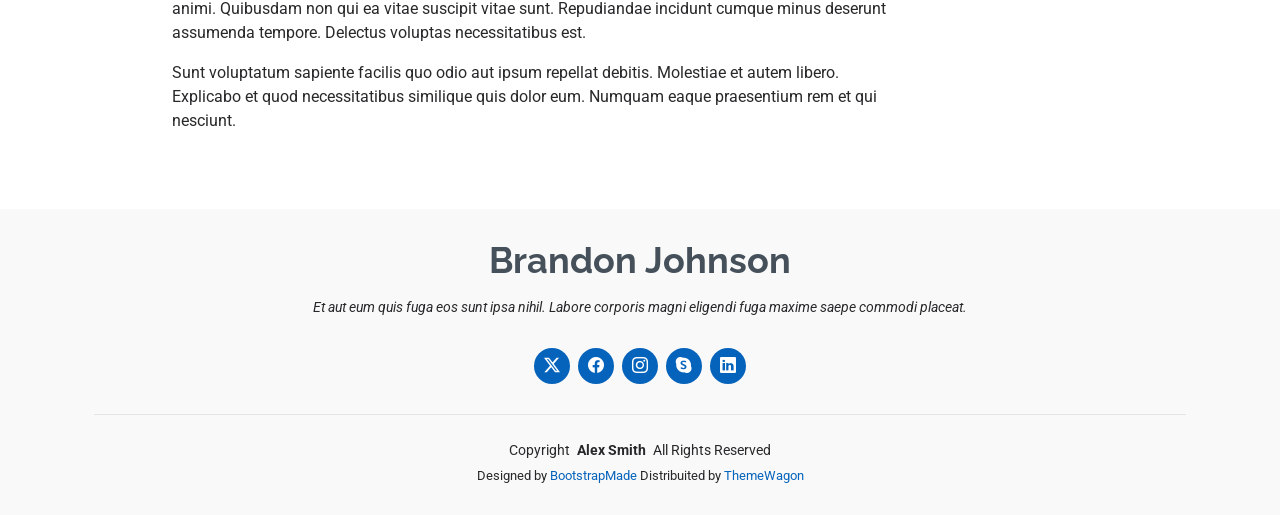
<file: portfolio-details.html>
<!DOCTYPE html>
<html lang="en">

<head>
  <meta charset="utf-8">
  <meta content="width=device-width, initial-scale=1.0" name="viewport">
  <title>Portfolio Details - Ahmed Boughattas</title>
  <meta content="" name="description">
  <meta content="" name="keywords">

  <!-- Favicons -->
  <link href="assets/img/favicon.png" rel="icon">
  <link href="assets/img/apple-touch-icon.png" rel="apple-touch-icon">

  <!-- Fonts -->
  <link href="https://fonts.googleapis.com" rel="preconnect">
  <link href="https://fonts.gstatic.com" rel="preconnect" crossorigin>
  <link href="https://fonts.googleapis.com/css2?family=Roboto:ital,wght@0,100;0,300;0,400;0,500;0,700;0,900;1,100;1,300;1,400;1,500;1,700;1,900&family=Poppins:ital,wght@0,100;0,200;0,300;0,400;0,500;0,600;0,700;0,800;0,900;1,100;1,200;1,300;1,400;1,500;1,600;1,700;1,800;1,900&family=Raleway:ital,wght@0,100;0,200;0,300;0,400;0,500;0,600;0,700;0,800;0,900;1,100;1,200;1,300;1,400;1,500;1,600;1,700;1,800;1,900&display=swap" rel="stylesheet">

  <!-- Vendor CSS Files -->
  <link href="assets/vendor/bootstrap/css/bootstrap.min.css" rel="stylesheet">
  <link href="assets/vendor/bootstrap-icons/bootstrap-icons.css" rel="stylesheet">
  <link href="assets/vendor/aos/aos.css" rel="stylesheet">
  <link href="assets/vendor/glightbox/css/glightbox.min.css" rel="stylesheet">
  <link href="assets/vendor/swiper/swiper-bundle.min.css" rel="stylesheet">

  <!-- Main CSS File -->
  <link href="assets/css/main.css" rel="stylesheet">

  <!-- =======================================================
  * Template Name: MyResume
  * Template URL: https://bootstrapmade.com/free-html-bootstrap-template-my-resume/
  * Updated: Jun 29 2024 with Bootstrap v5.3.3
  * Author: BootstrapMade.com
  * License: https://bootstrapmade.com/license/
  ======================================================== -->
</head>

<body class="portfolio-details-page">

  <header id="header" class="header d-flex flex-column justify-content-center">

    <i class="header-toggle d-xl-none bi bi-list"></i>

    <nav id="navmenu" class="navmenu">
      <ul>
        <li><a href="#hero"><i class="bi bi-house navicon"></i><span>Home</span></a></li>
        <li><a href="#about"><i class="bi bi-person navicon"></i><span>About</span></a></li>
        <li><a href="#resume"><i class="bi bi-file-earmark-text navicon"></i><span>Resume</span></a></li>
        <li><a href="#portfolio"><i class="bi bi-images navicon"></i><span>Portfolio</span></a></li>
        <li><a href="#services"><i class="bi bi-hdd-stack navicon"></i><span>Services</span></a></li>
        <li><a href="#contact"><i class="bi bi-envelope navicon"></i><span>Contact</span></a></li>
      </ul>
    </nav>

  </header>

  <main class="main">

    <!-- Page Title -->
    <div class="page-title" data-aos="fade">
      <div class="container">
        <nav class="breadcrumbs">
          <ol>
            <li><a href="index.html">Home</a></li>
            <li class="current">Portfolio Details</li>
          </ol>
        </nav>
        <h1>Portfolio Details</h1>
      </div>
    </div><!-- End Page Title -->

    <!-- Portfolio Details Section -->
    <section id="portfolio-details" class="portfolio-details section">

      <div class="container" data-aos="fade-up">

        <div class="portfolio-details-slider swiper init-swiper">
          <script type="application/json" class="swiper-config">
            {
              "loop": true,
              "speed": 600,
              "autoplay": {
                "delay": 5000
              },
              "slidesPerView": "auto",
              "navigation": {
                "nextEl": ".swiper-button-next",
                "prevEl": ".swiper-button-prev"
              },
              "pagination": {
                "el": ".swiper-pagination",
                "type": "bullets",
                "clickable": true
              }
            }
          </script>
          <div class="swiper-wrapper align-items-center">

            <div class="swiper-slide">
              <img src="assets/img/portfolio/app-1.jpg" alt="">
            </div>

            <div class="swiper-slide">
              <img src="assets/img/portfolio/product-1.jpg" alt="">
            </div>

            <div class="swiper-slide">
              <img src="assets/img/portfolio/branding-1.jpg" alt="">
            </div>

            <div class="swiper-slide">
              <img src="assets/img/portfolio/books-1.jpg" alt="">
            </div>

          </div>
          <div class="swiper-button-prev"></div>
          <div class="swiper-button-next"></div>
          <div class="swiper-pagination"></div>
        </div>

        <div class="row justify-content-between gy-4 mt-4">

          <div class="col-lg-8" data-aos="fade-up">
            <div class="portfolio-description">
              <h2>This is an example of portfolio details</h2>
              <p>
                Autem ipsum nam porro corporis rerum. Quis eos dolorem eos itaque inventore commodi labore quia quia. Exercitationem repudiandae officiis neque suscipit non officia eaque itaque enim. Voluptatem officia accusantium nesciunt est omnis tempora consectetur dignissimos. Sequi nulla at esse enim cum deserunt eius.
              </p>
              <p>
                Amet consequatur qui dolore veniam voluptatem voluptatem sit. Non aspernatur atque natus ut cum nam et. Praesentium error dolores rerum minus sequi quia veritatis eum. Eos et doloribus doloremque nesciunt molestiae laboriosam.
              </p>

              <div class="testimonial-item">
                <p>
                  <i class="bi bi-quote quote-icon-left"></i>
                  <span>Export tempor illum tamen malis malis eram quae irure esse labore quem cillum quid cillum eram malis quorum velit fore eram velit sunt aliqua noster fugiat irure amet legam anim culpa.</span>
                  <i class="bi bi-quote quote-icon-right"></i>
                </p>
                <div>
                  <img src="assets/img/testimonials/testimonials-2.jpg" class="testimonial-img" alt="">
                  <h3>Sara Wilsson</h3>
                  <h4>Designer</h4>
                </div>
              </div>

              <p>
                Impedit ipsum quae et aliquid doloribus et voluptatem quasi. Perspiciatis occaecati earum et magnam animi. Quibusdam non qui ea vitae suscipit vitae sunt. Repudiandae incidunt cumque minus deserunt assumenda tempore. Delectus voluptas necessitatibus est.
              </p>

              <p>
                Sunt voluptatum sapiente facilis quo odio aut ipsum repellat debitis. Molestiae et autem libero. Explicabo et quod necessitatibus similique quis dolor eum. Numquam eaque praesentium rem et qui nesciunt.
              </p>

            </div>
          </div>

          <div class="col-lg-3" data-aos="fade-up" data-aos-delay="100">
            <div class="portfolio-info">
              <h3>Project information</h3>
              <ul>
                <li><strong>Category</strong> Web design</li>
                <li><strong>Client</strong> ASU Company</li>
                <li><strong>Project date</strong> 01 March, 2020</li>
                <li><strong>Project URL</strong> <a href="#">www.example.com</a></li>
                <li><a href="#" class="btn-visit align-self-start">Visit Website</a></li>
              </ul>
            </div>
          </div>

        </div>

      </div>

    </section><!-- /Portfolio Details Section -->

  </main>

  <footer id="footer" class="footer position-relative light-background">
    <div class="container">
      <h3 class="sitename">Brandon Johnson</h3>
      <p>Et aut eum quis fuga eos sunt ipsa nihil. Labore corporis magni eligendi fuga maxime saepe commodi placeat.</p>
      <div class="social-links d-flex justify-content-center">
        <a href=""><i class="bi bi-twitter-x"></i></a>
        <a href=""><i class="bi bi-facebook"></i></a>
        <a href=""><i class="bi bi-instagram"></i></a>
        <a href=""><i class="bi bi-skype"></i></a>
        <a href=""><i class="bi bi-linkedin"></i></a>
      </div>
      <div class="container">
        <div class="copyright">
          <span>Copyright</span> <strong class="px-1 sitename">Alex Smith</strong> <span>All Rights Reserved</span>
        </div>
        <div class="credits">
          <!-- All the links in the footer should remain intact. -->
          <!-- You can delete the links only if you've purchased the pro version. -->
          <!-- Licensing information: https://bootstrapmade.com/license/ -->
          <!-- Purchase the pro version with working PHP/AJAX contact form: [buy-url] -->
          Designed by <a href="https://bootstrapmade.com/">BootstrapMade</a> Distribuited by <a href="https://themewagon.com">ThemeWagon</a>
        </div>
      </div>
    </div>
  </footer>

  <!-- Scroll Top -->
  <a href="#" id="scroll-top" class="scroll-top d-flex align-items-center justify-content-center"><i class="bi bi-arrow-up-short"></i></a>

  <!-- Preloader -->
  <div id="preloader"></div>

  <!-- Vendor JS Files -->
  <script src="assets/vendor/bootstrap/js/bootstrap.bundle.min.js"></script>
  <script src="assets/vendor/php-email-form/validate.js"></script>
  <script src="assets/vendor/aos/aos.js"></script>
  <script src="assets/vendor/typed.js/typed.umd.js"></script>
  <script src="assets/vendor/purecounter/purecounter_vanilla.js"></script>
  <script src="assets/vendor/waypoints/noframework.waypoints.js"></script>
  <script src="assets/vendor/glightbox/js/glightbox.min.js"></script>
  <script src="assets/vendor/imagesloaded/imagesloaded.pkgd.min.js"></script>
  <script src="assets/vendor/isotope-layout/isotope.pkgd.min.js"></script>
  <script src="assets/vendor/swiper/swiper-bundle.min.js"></script>

  <!-- Main JS File -->
  <script src="assets/js/main.js"></script>

</body>

</html>
</file>
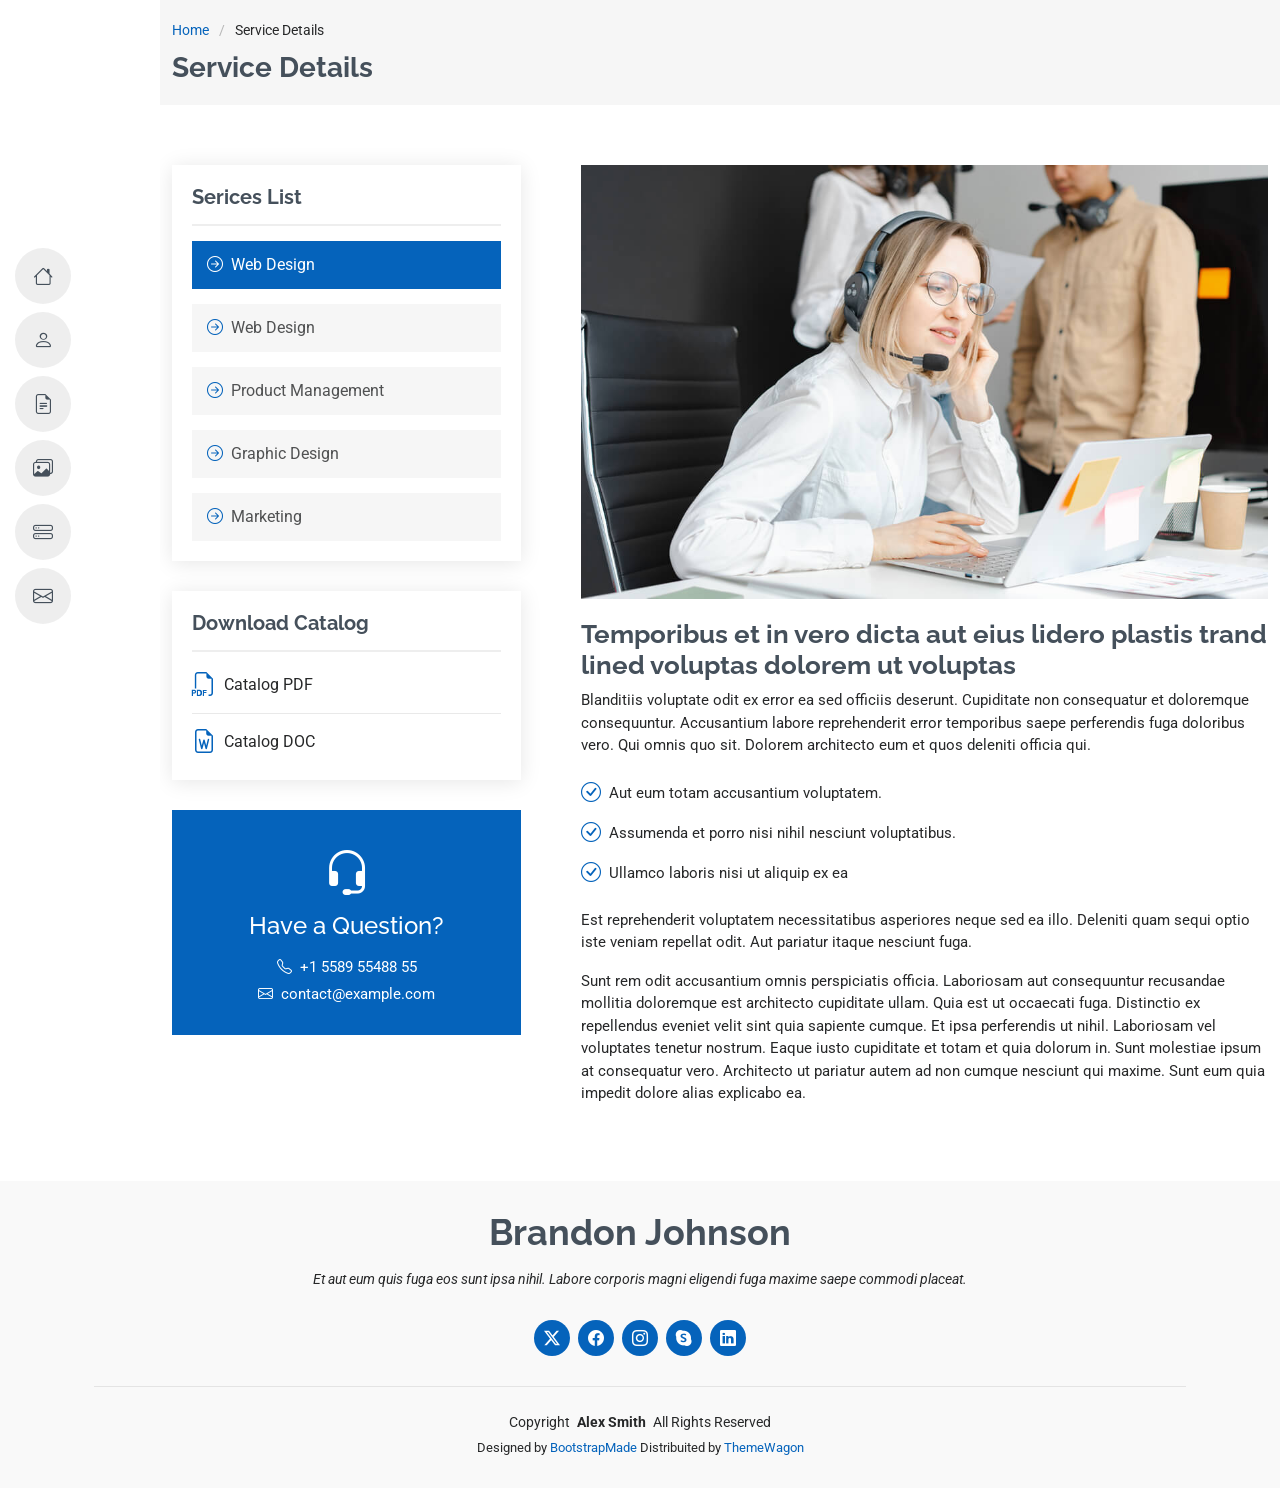
<file: service-details.html>
<!DOCTYPE html>
<html lang="en">

<head>
  <meta charset="utf-8">
  <meta content="width=device-width, initial-scale=1.0" name="viewport">
  <title>Service Details - MyResume Bootstrap Template</title>
  <meta content="" name="description">
  <meta content="" name="keywords">

  <!-- Favicons -->
  <link href="assets/img/favicon.png" rel="icon">
  <link href="assets/img/apple-touch-icon.png" rel="apple-touch-icon">

  <!-- Fonts -->
  <link href="https://fonts.googleapis.com" rel="preconnect">
  <link href="https://fonts.gstatic.com" rel="preconnect" crossorigin>
  <link href="https://fonts.googleapis.com/css2?family=Roboto:ital,wght@0,100;0,300;0,400;0,500;0,700;0,900;1,100;1,300;1,400;1,500;1,700;1,900&family=Poppins:ital,wght@0,100;0,200;0,300;0,400;0,500;0,600;0,700;0,800;0,900;1,100;1,200;1,300;1,400;1,500;1,600;1,700;1,800;1,900&family=Raleway:ital,wght@0,100;0,200;0,300;0,400;0,500;0,600;0,700;0,800;0,900;1,100;1,200;1,300;1,400;1,500;1,600;1,700;1,800;1,900&display=swap" rel="stylesheet">

  <!-- Vendor CSS Files -->
  <link href="assets/vendor/bootstrap/css/bootstrap.min.css" rel="stylesheet">
  <link href="assets/vendor/bootstrap-icons/bootstrap-icons.css" rel="stylesheet">
  <link href="assets/vendor/aos/aos.css" rel="stylesheet">
  <link href="assets/vendor/glightbox/css/glightbox.min.css" rel="stylesheet">
  <link href="assets/vendor/swiper/swiper-bundle.min.css" rel="stylesheet">

  <!-- Main CSS File -->
  <link href="assets/css/main.css" rel="stylesheet">

  <!-- =======================================================
  * Template Name: MyResume
  * Template URL: https://bootstrapmade.com/free-html-bootstrap-template-my-resume/
  * Updated: Jun 29 2024 with Bootstrap v5.3.3
  * Author: BootstrapMade.com
  * License: https://bootstrapmade.com/license/
  ======================================================== -->
</head>

<body class="service-details-page">

  <header id="header" class="header d-flex flex-column justify-content-center">

    <i class="header-toggle d-xl-none bi bi-list"></i>

    <nav id="navmenu" class="navmenu">
      <ul>
        <li><a href="#hero"><i class="bi bi-house navicon"></i><span>Home</span></a></li>
        <li><a href="#about"><i class="bi bi-person navicon"></i><span>About</span></a></li>
        <li><a href="#resume"><i class="bi bi-file-earmark-text navicon"></i><span>Resume</span></a></li>
        <li><a href="#portfolio"><i class="bi bi-images navicon"></i><span>Portfolio</span></a></li>
        <li><a href="#services"><i class="bi bi-hdd-stack navicon"></i><span>Services</span></a></li>
        <li><a href="#contact"><i class="bi bi-envelope navicon"></i><span>Contact</span></a></li>
      </ul>
    </nav>

  </header>

  <main class="main">

    <!-- Page Title -->
    <div class="page-title" data-aos="fade">
      <div class="container">
        <nav class="breadcrumbs">
          <ol>
            <li><a href="index.html">Home</a></li>
            <li class="current">Service Details</li>
          </ol>
        </nav>
        <h1>Service Details</h1>
      </div>
    </div><!-- End Page Title -->

    <!-- Service Details Section -->
    <section id="service-details" class="service-details section">

      <div class="container">

        <div class="row gy-5">

          <div class="col-lg-4" data-aos="fade-up" data-aos-delay="100">

            <div class="service-box">
              <h4>Serices List</h4>
              <div class="services-list">
                <a href="#" class="active"><i class="bi bi-arrow-right-circle"></i><span>Web Design</span></a>
                <a href="#"><i class="bi bi-arrow-right-circle"></i><span>Web Design</span></a>
                <a href="#"><i class="bi bi-arrow-right-circle"></i><span>Product Management</span></a>
                <a href="#"><i class="bi bi-arrow-right-circle"></i><span>Graphic Design</span></a>
                <a href="#"><i class="bi bi-arrow-right-circle"></i><span>Marketing</span></a>
              </div>
            </div><!-- End Services List -->

            <div class="service-box">
              <h4>Download Catalog</h4>
              <div class="download-catalog">
                <a href="#"><i class="bi bi-filetype-pdf"></i><span>Catalog PDF</span></a>
                <a href="#"><i class="bi bi-file-earmark-word"></i><span>Catalog DOC</span></a>
              </div>
            </div><!-- End Services List -->

            <div class="help-box d-flex flex-column justify-content-center align-items-center">
              <i class="bi bi-headset help-icon"></i>
              <h4>Have a Question?</h4>
              <p class="d-flex align-items-center mt-2 mb-0"><i class="bi bi-telephone me-2"></i> <span>+1 5589 55488 55</span></p>
              <p class="d-flex align-items-center mt-1 mb-0"><i class="bi bi-envelope me-2"></i> <a href="mailto:contact@example.com">contact@example.com</a></p>
            </div>

          </div>

          <div class="col-lg-8 ps-lg-5" data-aos="fade-up" data-aos-delay="200">
            <img src="assets/img/services.jpg" alt="" class="img-fluid services-img">
            <h3>Temporibus et in vero dicta aut eius lidero plastis trand lined voluptas dolorem ut voluptas</h3>
            <p>
              Blanditiis voluptate odit ex error ea sed officiis deserunt. Cupiditate non consequatur et doloremque consequuntur. Accusantium labore reprehenderit error temporibus saepe perferendis fuga doloribus vero. Qui omnis quo sit. Dolorem architecto eum et quos deleniti officia qui.
            </p>
            <ul>
              <li><i class="bi bi-check-circle"></i> <span>Aut eum totam accusantium voluptatem.</span></li>
              <li><i class="bi bi-check-circle"></i> <span>Assumenda et porro nisi nihil nesciunt voluptatibus.</span></li>
              <li><i class="bi bi-check-circle"></i> <span>Ullamco laboris nisi ut aliquip ex ea</span></li>
            </ul>
            <p>
              Est reprehenderit voluptatem necessitatibus asperiores neque sed ea illo. Deleniti quam sequi optio iste veniam repellat odit. Aut pariatur itaque nesciunt fuga.
            </p>
            <p>
              Sunt rem odit accusantium omnis perspiciatis officia. Laboriosam aut consequuntur recusandae mollitia doloremque est architecto cupiditate ullam. Quia est ut occaecati fuga. Distinctio ex repellendus eveniet velit sint quia sapiente cumque. Et ipsa perferendis ut nihil. Laboriosam vel voluptates tenetur nostrum. Eaque iusto cupiditate et totam et quia dolorum in. Sunt molestiae ipsum at consequatur vero. Architecto ut pariatur autem ad non cumque nesciunt qui maxime. Sunt eum quia impedit dolore alias explicabo ea.
            </p>
          </div>

        </div>

      </div>

    </section><!-- /Service Details Section -->

  </main>

  <footer id="footer" class="footer position-relative light-background">
    <div class="container">
      <h3 class="sitename">Brandon Johnson</h3>
      <p>Et aut eum quis fuga eos sunt ipsa nihil. Labore corporis magni eligendi fuga maxime saepe commodi placeat.</p>
      <div class="social-links d-flex justify-content-center">
        <a href=""><i class="bi bi-twitter-x"></i></a>
        <a href=""><i class="bi bi-facebook"></i></a>
        <a href=""><i class="bi bi-instagram"></i></a>
        <a href=""><i class="bi bi-skype"></i></a>
        <a href=""><i class="bi bi-linkedin"></i></a>
      </div>
      <div class="container">
        <div class="copyright">
          <span>Copyright</span> <strong class="px-1 sitename">Alex Smith</strong> <span>All Rights Reserved</span>
        </div>
        <div class="credits">
          <!-- All the links in the footer should remain intact. -->
          <!-- You can delete the links only if you've purchased the pro version. -->
          <!-- Licensing information: https://bootstrapmade.com/license/ -->
          <!-- Purchase the pro version with working PHP/AJAX contact form: [buy-url] -->
          Designed by <a href="https://bootstrapmade.com/">BootstrapMade</a> Distribuited by <a href="https://themewagon.com">ThemeWagon</a>
        </div>
      </div>
    </div>
  </footer>

  <!-- Scroll Top -->
  <a href="#" id="scroll-top" class="scroll-top d-flex align-items-center justify-content-center"><i class="bi bi-arrow-up-short"></i></a>

  <!-- Preloader -->
  <div id="preloader"></div>

  <!-- Vendor JS Files -->
  <script src="assets/vendor/bootstrap/js/bootstrap.bundle.min.js"></script>
  <script src="assets/vendor/php-email-form/validate.js"></script>
  <script src="assets/vendor/aos/aos.js"></script>
  <script src="assets/vendor/typed.js/typed.umd.js"></script>
  <script src="assets/vendor/purecounter/purecounter_vanilla.js"></script>
  <script src="assets/vendor/waypoints/noframework.waypoints.js"></script>
  <script src="assets/vendor/glightbox/js/glightbox.min.js"></script>
  <script src="assets/vendor/imagesloaded/imagesloaded.pkgd.min.js"></script>
  <script src="assets/vendor/isotope-layout/isotope.pkgd.min.js"></script>
  <script src="assets/vendor/swiper/swiper-bundle.min.js"></script>

  <!-- Main JS File -->
  <script src="assets/js/main.js"></script>

</body>

</html>
</file>
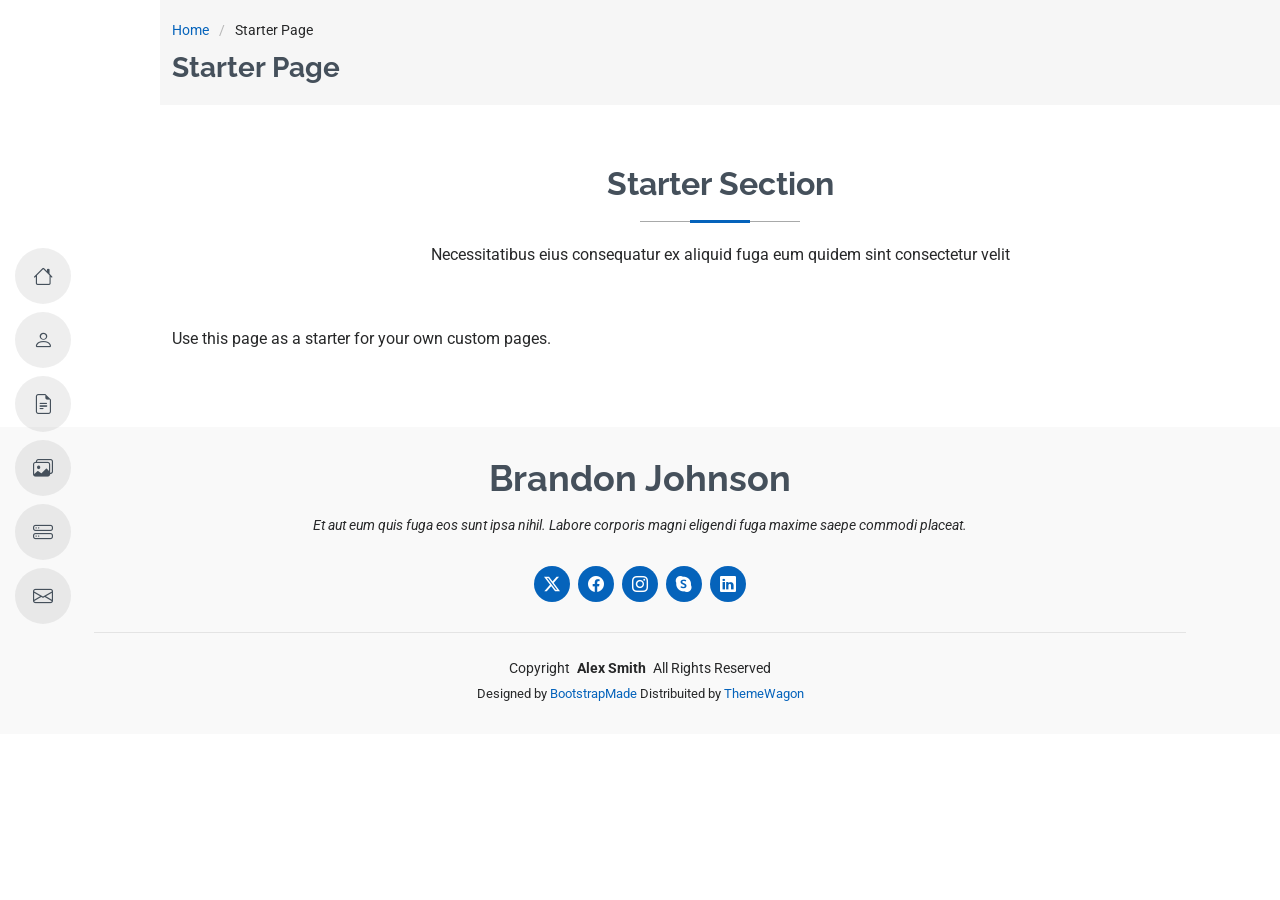
<file: starter-page.html>
<!DOCTYPE html>
<html lang="en">

<head>
  <meta charset="utf-8">
  <meta content="width=device-width, initial-scale=1.0" name="viewport">
  <title>Starter Page - MyResume Bootstrap Template</title>
  <meta content="" name="description">
  <meta content="" name="keywords">

  <!-- Favicons -->
  <link href="assets/img/favicon.png" rel="icon">
  <link href="assets/img/apple-touch-icon.png" rel="apple-touch-icon">

  <!-- Fonts -->
  <link href="https://fonts.googleapis.com" rel="preconnect">
  <link href="https://fonts.gstatic.com" rel="preconnect" crossorigin>
  <link href="https://fonts.googleapis.com/css2?family=Roboto:ital,wght@0,100;0,300;0,400;0,500;0,700;0,900;1,100;1,300;1,400;1,500;1,700;1,900&family=Poppins:ital,wght@0,100;0,200;0,300;0,400;0,500;0,600;0,700;0,800;0,900;1,100;1,200;1,300;1,400;1,500;1,600;1,700;1,800;1,900&family=Raleway:ital,wght@0,100;0,200;0,300;0,400;0,500;0,600;0,700;0,800;0,900;1,100;1,200;1,300;1,400;1,500;1,600;1,700;1,800;1,900&display=swap" rel="stylesheet">

  <!-- Vendor CSS Files -->
  <link href="assets/vendor/bootstrap/css/bootstrap.min.css" rel="stylesheet">
  <link href="assets/vendor/bootstrap-icons/bootstrap-icons.css" rel="stylesheet">
  <link href="assets/vendor/aos/aos.css" rel="stylesheet">
  <link href="assets/vendor/glightbox/css/glightbox.min.css" rel="stylesheet">
  <link href="assets/vendor/swiper/swiper-bundle.min.css" rel="stylesheet">

  <!-- Main CSS File -->
  <link href="assets/css/main.css" rel="stylesheet">

  <!-- =======================================================
  * Template Name: MyResume
  * Template URL: https://bootstrapmade.com/free-html-bootstrap-template-my-resume/
  * Updated: Jun 29 2024 with Bootstrap v5.3.3
  * Author: BootstrapMade.com
  * License: https://bootstrapmade.com/license/
  ======================================================== -->
</head>

<body class="starter-page-page">

  <header id="header" class="header d-flex flex-column justify-content-center">

    <i class="header-toggle d-xl-none bi bi-list"></i>

    <nav id="navmenu" class="navmenu">
      <ul>
        <li><a href="#hero"><i class="bi bi-house navicon"></i><span>Home</span></a></li>
        <li><a href="#about"><i class="bi bi-person navicon"></i><span>About</span></a></li>
        <li><a href="#resume"><i class="bi bi-file-earmark-text navicon"></i><span>Resume</span></a></li>
        <li><a href="#portfolio"><i class="bi bi-images navicon"></i><span>Portfolio</span></a></li>
        <li><a href="#services"><i class="bi bi-hdd-stack navicon"></i><span>Services</span></a></li>
        <li><a href="#contact"><i class="bi bi-envelope navicon"></i><span>Contact</span></a></li>
      </ul>
    </nav>

  </header>

  <main class="main">

    <!-- Page Title -->
    <div class="page-title" data-aos="fade">
      <div class="container">
        <nav class="breadcrumbs">
          <ol>
            <li><a href="index.html">Home</a></li>
            <li class="current">Starter Page</li>
          </ol>
        </nav>
        <h1>Starter Page</h1>
      </div>
    </div><!-- End Page Title -->

    <!-- Starter Section Section -->
    <section id="starter-section" class="starter-section section">

      <!-- Section Title -->
      <div class="container section-title" data-aos="fade-up">
        <h2>Starter Section</h2>
        <p>Necessitatibus eius consequatur ex aliquid fuga eum quidem sint consectetur velit</p>
      </div><!-- End Section Title -->

      <div class="container" data-aos="fade-up">
        <p>Use this page as a starter for your own custom pages.</p>
      </div>

    </section><!-- /Starter Section Section -->

  </main>

  <footer id="footer" class="footer position-relative light-background">
    <div class="container">
      <h3 class="sitename">Brandon Johnson</h3>
      <p>Et aut eum quis fuga eos sunt ipsa nihil. Labore corporis magni eligendi fuga maxime saepe commodi placeat.</p>
      <div class="social-links d-flex justify-content-center">
        <a href=""><i class="bi bi-twitter-x"></i></a>
        <a href=""><i class="bi bi-facebook"></i></a>
        <a href=""><i class="bi bi-instagram"></i></a>
        <a href=""><i class="bi bi-skype"></i></a>
        <a href=""><i class="bi bi-linkedin"></i></a>
      </div>
      <div class="container">
        <div class="copyright">
          <span>Copyright</span> <strong class="px-1 sitename">Alex Smith</strong> <span>All Rights Reserved</span>
        </div>
        <div class="credits">
          <!-- All the links in the footer should remain intact. -->
          <!-- You can delete the links only if you've purchased the pro version. -->
          <!-- Licensing information: https://bootstrapmade.com/license/ -->
          <!-- Purchase the pro version with working PHP/AJAX contact form: [buy-url] -->
          Designed by <a href="https://bootstrapmade.com/">BootstrapMade</a> Distribuited by <a href="https://themewagon.com">ThemeWagon</a>
        </div>
      </div>
    </div>
  </footer>

  <!-- Scroll Top -->
  <a href="#" id="scroll-top" class="scroll-top d-flex align-items-center justify-content-center"><i class="bi bi-arrow-up-short"></i></a>

  <!-- Preloader -->
  <div id="preloader"></div>

  <!-- Vendor JS Files -->
  <script src="assets/vendor/bootstrap/js/bootstrap.bundle.min.js"></script>
  <script src="assets/vendor/php-email-form/validate.js"></script>
  <script src="assets/vendor/aos/aos.js"></script>
  <script src="assets/vendor/typed.js/typed.umd.js"></script>
  <script src="assets/vendor/purecounter/purecounter_vanilla.js"></script>
  <script src="assets/vendor/waypoints/noframework.waypoints.js"></script>
  <script src="assets/vendor/glightbox/js/glightbox.min.js"></script>
  <script src="assets/vendor/imagesloaded/imagesloaded.pkgd.min.js"></script>
  <script src="assets/vendor/isotope-layout/isotope.pkgd.min.js"></script>
  <script src="assets/vendor/swiper/swiper-bundle.min.js"></script>

  <!-- Main JS File -->
  <script src="assets/js/main.js"></script>

</body>

</html>
</file>
<file: assets/css/main.css>
/**
* Template Name: MyResume
* Template URL: https://bootstrapmade.com/free-html-bootstrap-template-my-resume/
* Updated: Jun 29 2024 with Bootstrap v5.3.3
* Author: BootstrapMade.com
* License: https://bootstrapmade.com/license/
*/

/*--------------------------------------------------------------
# Font & Color Variables
# Help: https://bootstrapmade.com/color-system/
--------------------------------------------------------------*/
/* Fonts */
:root {
  --default-font: "Roboto",  system-ui, -apple-system, "Segoe UI", Roboto, "Helvetica Neue", Arial, "Noto Sans", "Liberation Sans", sans-serif, "Apple Color Emoji", "Segoe UI Emoji", "Segoe UI Symbol", "Noto Color Emoji";
  --heading-font: "Raleway",  sans-serif;
  --nav-font: "Poppins",  sans-serif;
}

/* Global Colors - The following color variables are used throughout the website. Updating them here will change the color scheme of the entire website */
:root { 
  --background-color: #ffffff; /* Background color for the entire website, including individual sections */
  --default-color: #272829; /* Default color used for the majority of the text content across the entire website */
  --heading-color: #45505b; /* Color for headings, subheadings and title throughout the website */
  --accent-color: #0563bb; /* Accent color that represents your brand on the website. It's used for buttons, links, and other elements that need to stand out */
  --surface-color: #ffffff; /* The surface color is used as a background of boxed elements within sections, such as cards, icon boxes, or other elements that require a visual separation from the global background. */
  --contrast-color: #ffffff; /* Contrast color for text, ensuring readability against backgrounds of accent, heading, or default colors. */
}

/* Nav Menu Colors - The following color variables are used specifically for the navigation menu. They are separate from the global colors to allow for more customization options */
:root {
  --nav-color: #45505b;  /* The default color of the main navmenu links */
  --nav-hover-color: #0563bb; /* Applied to main navmenu links when they are hovered over or active */
  --nav-mobile-background-color: #ffffff; /* Used as the background color for mobile navigation menu */
  --nav-dropdown-background-color: #ffffff; /* Used as the background color for dropdown items that appear when hovering over primary navigation items */
  --nav-dropdown-color: #212529; /* Used for navigation links of the dropdown items in the navigation menu. */
  --nav-dropdown-hover-color: #0563bb; /* Similar to --nav-hover-color, this color is applied to dropdown navigation links when they are hovered over. */
}

/* Color Presets - These classes override global colors when applied to any section or element, providing reuse of the sam color scheme. */

.light-background {
  --background-color: #f9f9f9;
  --surface-color: #ffffff;
}

.dark-background {
  --background-color: #060606;
  --default-color: #ffffff;
  --heading-color: #ffffff;
  --surface-color: #252525;
  --contrast-color: #ffffff;
}

/* Smooth scroll */
:root {
  scroll-behavior: smooth;
}

/*--------------------------------------------------------------
# General Styling & Shared Classes
--------------------------------------------------------------*/
body {
  color: var(--default-color);
  background-color: var(--background-color);
  font-family: var(--default-font);
}

a {
  color: var(--accent-color);
  text-decoration: none;
  transition: 0.3s;
}

a:hover {
  color: color-mix(in srgb, var(--accent-color), transparent 25%);
  text-decoration: none;
}

h1,
h2,
h3,
h4,
h5,
h6 {
  color: var(--heading-color);
  font-family: var(--heading-font);
}

/* PHP Email Form Messages
------------------------------*/
.php-email-form .error-message {
  display: none;
  background: #df1529;
  color: #ffffff;
  text-align: left;
  padding: 15px;
  margin-bottom: 24px;
  font-weight: 600;
}

.php-email-form .sent-message {
  display: none;
  color: #ffffff;
  background: #059652;
  text-align: center;
  padding: 15px;
  margin-bottom: 24px;
  font-weight: 600;
}

.php-email-form .loading {
  display: none;
  background: var(--surface-color);
  text-align: center;
  padding: 15px;
  margin-bottom: 24px;
}

.php-email-form .loading:before {
  content: "";
  display: inline-block;
  border-radius: 50%;
  width: 24px;
  height: 24px;
  margin: 0 10px -6px 0;
  border: 3px solid var(--accent-color);
  border-top-color: var(--surface-color);
  animation: php-email-form-loading 1s linear infinite;
}

@keyframes php-email-form-loading {
  0% {
    transform: rotate(0deg);
  }

  100% {
    transform: rotate(360deg);
  }
}

/*--------------------------------------------------------------
# Global Header
--------------------------------------------------------------*/
.header {
  color: var(--default-color);
  position: fixed;
  top: 0;
  left: 0;
  bottom: 0;
  padding: 0 15px;
  transition: all ease-in-out 0.3s;
  overflow-y: auto;
  z-index: 997;
  min-width: 200px;
}

@media (max-width: 1199px) {
  .header {
    background-color: var(--background-color);
    border-right: 1px solid color-mix(in srgb, var(--default-color), transparent 90%);
    width: 300px;
    left: -100%;
  }
}

@media (min-width: 1200px) and (max-width: 1600px) {
  .header~main {
    margin-left: 160px;
  }

  .header~main .hero {
    margin-left: -160px;
    width: 100vw;
  }
}

.header.header-show {
  left: 0;
}

.header .header-toggle {
  color: var(--contrast-color);
  background-color: var(--accent-color);
  font-size: 22px;
  display: flex;
  align-items: center;
  justify-content: center;
  width: 40px;
  height: 40px;
  border-radius: 50%;
  cursor: pointer;
  position: fixed;
  top: 15px;
  right: 15px;
  z-index: 9999;
  transition: background-color 0.3s;
}

.header .header-toggle:hover {
  color: var(--contrast-color);
  background-color: color-mix(in srgb, var(--accent-color) 90%, white 15%);
}

/*--------------------------------------------------------------
# Navigation Menu
--------------------------------------------------------------*/
.navmenu {
  padding: 0;
  z-index: 9997;
}

.navmenu ul {
  list-style: none;
  padding: 0 0 20px 0;
  margin: 0;
  width: 140px;
}

.navmenu a,
.navmenu a:focus {
  color: var(--nav-color);
  font-family: var(--nav-font);
  display: flex;
  align-items: center;
  padding: 10px 18px;
  margin-bottom: 8px;
  font-size: 15px;
  border-radius: 50px;
  background: color-mix(in srgb, var(--default-color), transparent 92%);
  height: 56px;
  width: 100%;
  overflow: hidden;
  transition: 0.3s;
}

.navmenu a i,
.navmenu a:focus i {
  font-size: 20px;
}

.navmenu a span,
.navmenu a:focus span {
  padding: 0 5px 0 7px;
}

@media (min-width: 992px) {

  .navmenu a,
  .navmenu a:focus {
    max-width: 56px;
  }

  .navmenu a span,
  .navmenu a:focus span {
    display: none;
  }
}

.navmenu a:hover,
.navmenu .active,
.navmenu .active:focus,
.navmenu li:hover>a {
  color: var(--contrast-color);
  background: var(--nav-hover-color);
}

.navmenu a:hover,
.navmenu li:hover>a {
  max-width: 100%;
  color: var(--contrast-color);
}

.navmenu a:hover span,
.navmenu li:hover>a span {
  display: block;
}

/*--------------------------------------------------------------
# Global Footer
--------------------------------------------------------------*/
.footer {
  color: var(--default-color);
  background-color: var(--background-color);
  font-size: 14px;
  text-align: center;
  padding: 30px 0;
  position: relative;
}

.footer h3 {
  font-size: 36px;
  font-weight: 700;
  position: relative;
  padding: 0;
  margin: 0 0 15px 0;
}

.footer p {
  font-size: 15;
  font-style: italic;
  padding: 0;
  margin: 0 0 30px 0;
}

.footer .social-links {
  margin: 0 0 30px 0;
}

.footer .social-links a {
  font-size: 16px;
  display: flex;
  align-items: center;
  justify-content: center;
  background: var(--accent-color);
  color: var(--contrast-color);
  line-height: 1;
  margin: 0 4px;
  border-radius: 50%;
  text-align: center;
  width: 36px;
  height: 36px;
  transition: 0.3s;
}

.footer .social-links a:hover {
  background: color-mix(in srgb, var(--accent-color), transparent 20%);
  text-decoration: none;
}

.footer .copyright {
  padding-top: 25px;
  border-top: 1px solid color-mix(in srgb, var(--default-color), transparent 90%);
}

.footer .credits {
  font-size: 13px;
  padding-top: 5px;
}

/*--------------------------------------------------------------
# Preloader
--------------------------------------------------------------*/
#preloader {
  position: fixed;
  inset: 0;
  z-index: 999999;
  overflow: hidden;
  background: var(--background-color);
  transition: all 0.6s ease-out;
}

#preloader:before {
  content: "";
  position: fixed;
  top: calc(50% - 30px);
  left: calc(50% - 30px);
  border: 6px solid #ffffff;
  border-color: var(--accent-color) transparent var(--accent-color) transparent;
  border-radius: 50%;
  width: 60px;
  height: 60px;
  animation: animate-preloader 1.5s linear infinite;
}

@keyframes animate-preloader {
  0% {
    transform: rotate(0deg);
  }

  100% {
    transform: rotate(360deg);
  }
}

/*--------------------------------------------------------------
# Scroll Top Button
--------------------------------------------------------------*/
.scroll-top {
  position: fixed;
  visibility: hidden;
  opacity: 0;
  right: 15px;
  bottom: -15px;
  z-index: 99999;
  background-color: var(--accent-color);
  width: 44px;
  height: 44px;
  border-radius: 50px;
  transition: all 0.4s;
}

.scroll-top i {
  font-size: 24px;
  color: var(--contrast-color);
  line-height: 0;
}

.scroll-top:hover {
  background-color: color-mix(in srgb, var(--accent-color), transparent 20%);
  color: var(--contrast-color);
}

.scroll-top.active {
  visibility: visible;
  opacity: 1;
  bottom: 15px;
}

/*--------------------------------------------------------------
# Disable aos animation delay on mobile devices
--------------------------------------------------------------*/
@media screen and (max-width: 768px) {
  [data-aos-delay] {
    transition-delay: 0 !important;
  }
}

/*--------------------------------------------------------------
# Global Page Titles & Breadcrumbs
--------------------------------------------------------------*/
.page-title {
  --background-color: color-mix(in srgb, var(--default-color), transparent 96%);
  color: var(--default-color);
  background-color: var(--background-color);
  padding: 20px 0;
  position: relative;
}

.page-title h1 {
  font-size: 28px;
  font-weight: 700;
  margin: 0;
}

.page-title .breadcrumbs ol {
  display: flex;
  flex-wrap: wrap;
  list-style: none;
  padding: 0 0 10px 0;
  margin: 0;
  font-size: 14px;
  font-weight: 400;
}

.page-title .breadcrumbs ol li+li {
  padding-left: 10px;
}

.page-title .breadcrumbs ol li+li::before {
  content: "/";
  display: inline-block;
  padding-right: 10px;
  color: color-mix(in srgb, var(--default-color), transparent 70%);
}

/*--------------------------------------------------------------
# Global Sections
--------------------------------------------------------------*/
section,
.section {
  color: var(--default-color);
  background-color: var(--background-color);
  padding: 60px 0;
  overflow: clip;
}

/*--------------------------------------------------------------
# Global Section Titles
--------------------------------------------------------------*/
.section-title {
  text-align: center;
  padding-bottom: 60px;
  position: relative;
}

.section-title h2 {
  font-size: 32px;
  font-weight: 700;
  margin-bottom: 20px;
  padding-bottom: 20px;
  position: relative;
}

.section-title h2:before {
  content: "";
  position: absolute;
  display: block;
  width: 160px;
  height: 1px;
  background: color-mix(in srgb, var(--default-color), transparent 60%);
  left: 0;
  right: 0;
  bottom: 1px;
  margin: auto;
}

.section-title h2::after {
  content: "";
  position: absolute;
  display: block;
  width: 60px;
  height: 3px;
  background: var(--accent-color);
  left: 0;
  right: 0;
  bottom: 0;
  margin: auto;
}

.section-title p {
  margin-bottom: 0;
}

/*--------------------------------------------------------------
# Hero Section
--------------------------------------------------------------*/
.hero {
  width: 100%;
  min-height: 100vh;
  position: relative;
  padding: 80px 0;
  display: flex;
  align-items: center;
  justify-content: center;
}

.hero img {
  position: absolute;
  inset: 0;
  display: block;
  width: 100%;
  height: 100%;
  object-fit: cover;
  z-index: 1;
}

.hero:before {
  content: "";
  background: color-mix(in srgb, var(--background-color), transparent 30%);
  position: absolute;
  inset: 0;
  z-index: 2;
}

.hero .container {
  position: relative;
  z-index: 3;
}

.hero h2 {
  margin: 0;
  font-size: 64px;
  font-weight: 700;
}

.hero p {
  margin: 5px 0 0 0;
  font-size: 26px;
}

.hero p span {
  letter-spacing: 1px;
  border-bottom: 2px solid var(--accent-color);
}

.hero .social-links {
  margin-top: 25px;
}

.hero .certifications {
 display: flex;
 justify-content: start;
 padding-top: 30px;

}
.hero .certifications img{
  width : 120px;
  height: 150px;
  position: relative;
  object-fit: contain;
  padding-right: 20px;
}



.hero .social-links a {
  font-size: 20px;
  display: inline-block;
  color: color-mix(in srgb, var(--default-color), transparent 30%);
  line-height: 1;
  margin-right: 20px;
  transition: 0.3s;
}

.hero .social-links a:hover {
  color: var(--accent-color);
}

@media (max-width: 768px) {
  .hero h2 {
    font-size: 32px;
  }

  .hero p {
    font-size: 20px;
  }
  .hero .certifications {
    flex-wrap: wrap;
    justify-content: center;
  }
}

/*--------------------------------------------------------------
# About Section
--------------------------------------------------------------*/
.about .content h2 {
  font-weight: 700;
  font-size: 24px;
}

.about .content ul {
  list-style: none;
  padding: 0;
}

.about .content ul li {
  margin-bottom: 20px;
  display: flex;
  align-items: center;
}

.about .content ul strong {
  margin-right: 10px;
}

.about .content ul i {
  font-size: 16px;
  margin-right: 5px;
  color: var(--accent-color);
  line-height: 0;
}

/*--------------------------------------------------------------
# Stats Section
--------------------------------------------------------------*/
.stats i {
  background-color: var(--accent-color);
  color: var(--contrast-color);
  width: 54px;
  height: 54px;
  font-size: 24px;
  border-radius: 50px;
  display: inline-flex;
  align-items: center;
  justify-content: center;
  position: relative;
  z-index: 1;
}

.stats .stats-item {
  margin-top: 10px;
  width: 100%;
  position: relative;
  text-align: center;
  z-index: 0;
}

.stats .stats-item span {
  font-size: 36px;
  display: block;
  font-weight: 700;
  color: color-mix(in srgb, var(--default-color), transparent 20%);
}

.stats .stats-item p {
  padding: 0;
  margin: 0;
  color: color-mix(in srgb, var(--default-color), transparent 50%);
  font-size: 16px;
}

/*--------------------------------------------------------------
# Skills Section
--------------------------------------------------------------*/
.skills .progress {
  height: 60px;
  display: block;
  background: none;
  border-radius: 0;
}

.skills .progress .skill {
  color: var(--heading-color);
  padding: 0;
  margin: 0 0 6px 0;
  text-transform: uppercase;
  display: block;
  font-weight: 600;
  font-family: var(--heading-font);
}

.skills .progress .skill .val {
  float: right;
  font-style: normal;
}

.skills .progress-bar-wrap {
  background: color-mix(in srgb, var(--default-color), transparent 90%);
  height: 10px;
}

.skills .progress-bar {
  width: 1px;
  height: 10px;
  transition: 0.9s;
  background-color: var(--accent-color);
}

/*--------------------------------------------------------------
# Resume Section
--------------------------------------------------------------*/
.resume .resume-title {
  color: var(--heading-color);
  font-size: 26px;
  font-weight: 700;
  margin-top: 20px;
  margin-bottom: 20px;
}

.resume .resume-item {
  padding: 0 0 20px 20px;
  margin-top: -2px;
  border-left: 2px solid var(--accent-color);
  position: relative;
}

.resume .resume-item h4 {
  line-height: 18px;
  font-size: 18px;
  font-weight: 600;
  text-transform: uppercase;
  color: color-mix(in srgb, var(--default-color), transparent 20%);
  margin-bottom: 10px;
}

.resume .resume-item h5 {
  font-size: 16px;
  padding: 5px 15px;
  display: inline-block;
  font-weight: 600;
  margin-bottom: 10px;
}

.resume .resume-item ul {
  padding-left: 20px;
}

.resume .resume-item ul li {
  padding-bottom: 10px;
}

.resume .resume-item:last-child {
  padding-bottom: 0;
}

.resume .resume-item::before {
  content: "";
  position: absolute;
  width: 16px;
  height: 16px;
  border-radius: 50px;
  left: -9px;
  top: 0;
  background: var(--background-color);
  border: 2px solid var(--accent-color);
}

/*--------------------------------------------------------------
# Portfolio Section
--------------------------------------------------------------*/
.portfolio .portfolio-filters {
  padding: 0;
  margin: 0 auto 20px auto;
  list-style: none;
  text-align: center;
}

.portfolio .portfolio-filters li {
  cursor: pointer;
  display: inline-block;
  padding: 8px 20px 10px 20px;
  margin: 0;
  font-size: 15px;
  font-weight: 500;
  line-height: 1;
  margin-bottom: 5px;
  border-radius: 50px;
  transition: all 0.3s ease-in-out;
  font-family: var(--heading-font);
}

.portfolio .portfolio-filters li:hover,
.portfolio .portfolio-filters li.filter-active {
  color: var(--contrast-color);
  background-color: var(--accent-color);
}

.portfolio .portfolio-filters li:first-child {
  margin-left: 0;
}

.portfolio .portfolio-filters li:last-child {
  margin-right: 0;
}

@media (max-width: 575px) {
  .portfolio .portfolio-filters li {
    font-size: 14px;
    margin: 0 0 10px 0;
  }
}

.portfolio .portfolio-item {
  position: relative;
  overflow: hidden;
}

.portfolio .portfolio-item .portfolio-info {
  opacity: 0;
  position: absolute;
  left: 12px;
  right: 12px;
  bottom: -100%;
  z-index: 3;
  transition: all ease-in-out 0.5s;
  background: color-mix(in srgb, var(--background-color), transparent 10%);
  padding: 15px;
}

.portfolio .portfolio-item .portfolio-info h4 {
  font-size: 18px;
  font-weight: 600;
  padding-right: 50px;
}

.portfolio .portfolio-item .portfolio-info p {
  color: color-mix(in srgb, var(--default-color), transparent 30%);
  font-size: 14px;
  margin-bottom: 0;
  padding-right: 50px;
}

.portfolio .portfolio-item .portfolio-info .preview-link,
.portfolio .portfolio-item .portfolio-info .details-link {
  position: absolute;
  right: 50px;
  font-size: 24px;
  top: calc(50% - 14px);
  color: color-mix(in srgb, var(--default-color), transparent 30%);
  transition: 0.3s;
  line-height: 0;
}

.portfolio .portfolio-item .portfolio-info .preview-link:hover,
.portfolio .portfolio-item .portfolio-info .details-link:hover {
  color: var(--accent-color);
}

.portfolio .portfolio-item .portfolio-info .details-link {
  right: 14px;
  font-size: 28px;
}

.portfolio .portfolio-item:hover .portfolio-info {
  opacity: 1;
  bottom: 0;
}

/*--------------------------------------------------------------
# Services Section
--------------------------------------------------------------*/
.services .service-item {
  background-color: var(--surface-color);
  box-shadow: 0px 5px 90px 0px rgba(0, 0, 0, 0.1);
  height: 100%;
  padding: 60px 30px;
  text-align: center;
  transition: 0.3s;
  border-radius: 5px;
}

.services .service-item .icon {
  margin: 0 auto;
  width: 100px;
  height: 100px;
  display: flex;
  align-items: center;
  justify-content: center;
  transition: ease-in-out 0.3s;
  position: relative;
}

.services .service-item .icon i {
  font-size: 36px;
  transition: 0.5s;
  position: relative;
}

.services .service-item .icon svg {
  position: absolute;
  top: 0;
  left: 0;
}

.services .service-item .icon svg path {
  transition: 0.5s;
  fill: color-mix(in srgb, var(--default-color), transparent 95%);
}

.services .service-item h3 {
  font-weight: 700;
  margin: 10px 0 15px 0;
  font-size: 22px;
}

.services .service-item p {
  line-height: 24px;
  font-size: 14px;
  margin-bottom: 0;
}

.services .service-item:hover {
  box-shadow: 0px 5px 35px 0px rgba(0, 0, 0, 0.1);
}

.services .service-item.item-cyan i {
  color: #0dcaf0;
}

/* .services .service-item.item-cyan:hover .icon i {
  color: #fff;
} */

/* .services .service-item.item-cyan:hover .icon path {
  fill: #0dcaf0;
} */

.services .service-item.item-orange i {
  color: #fd7e14;
}

/* .services .service-item.item-orange:hover .icon i {
  color: #fff;
} */

.services .service-item.item-orange:hover .icon path {
  fill: #fd7e14;
}

.services .service-item.item-teal i {
  color: #20c997;
}

/* .services .service-item.item-teal:hover .icon i {
  color: #fff;
} */

.services .service-item.item-teal:hover .icon path {
  fill: #20c997;
}

.services .service-item.item-red i {
  color: #df1529;
}

/* .services .service-item.item-red:hover .icon i {
  color: #fff;
} */

.services .service-item.item-red:hover .icon path {
  fill: #df1529;
}

.services .service-item.item-indigo i {
  color: #6610f2;
}

/* .services .service-item.item-indigo:hover .icon i {
  color: #fff;
} */

.services .service-item.item-indigo:hover .icon path {
  fill: #6610f2;
}

.services .service-item.item-pink i {
  color: #f3268c;
}

/* .services .service-item.item-pink:hover .icon i {
  color: #fff;
} */

.services .service-item.item-pink:hover .icon path {
  fill: #f3268c;
}

/*--------------------------------------------------------------
# Testimonials Section
--------------------------------------------------------------*/
.testimonials .testimonials-carousel,
.testimonials .testimonials-slider {
  overflow: hidden;
}

.testimonials .testimonial-item .testimonial-content {
  border-left: 3px solid var(--accent-color);
  padding-left: 30px;
}

.testimonials .testimonial-item .testimonial-img {
  border-radius: 50%;
  border: 4px solid var(--background-color);
  margin: 0 auto;
}

.testimonials .testimonial-item h3 {
  font-size: 20px;
  font-weight: bold;
  margin: 10px 0 5px 0;
}

.testimonials .testimonial-item h4 {
  font-size: 14px;
  color: color-mix(in srgb, var(--default-color), transparent 40%);
  margin: 0 0 10px 0;
}

.testimonials .testimonial-item .stars i {
  color: #ffc107;
  margin: 0 1px;
}

.testimonials .testimonial-item .quote-icon-left,
.testimonials .testimonial-item .quote-icon-right {
  color: color-mix(in srgb, var(--accent-color), transparent 50%);
  font-size: 26px;
  line-height: 0;
}

.testimonials .testimonial-item .quote-icon-left {
  display: inline-block;
  left: -5px;
  position: relative;
}

.testimonials .testimonial-item .quote-icon-right {
  display: inline-block;
  right: -5px;
  position: relative;
  top: 10px;
  transform: scale(-1, -1);
}

.testimonials .testimonial-item p {
  font-style: italic;
}

.testimonials .swiper-wrapper {
  height: auto;
}

.testimonials .swiper-pagination {
  margin-top: 30px;
  position: relative;
}

.testimonials .swiper-pagination .swiper-pagination-bullet {
  width: 12px;
  height: 12px;
  background-color: color-mix(in srgb, var(--default-color), transparent 85%);
  opacity: 1;
}

.testimonials .swiper-pagination .swiper-pagination-bullet-active {
  background-color: var(--accent-color);
}

/*--------------------------------------------------------------
# Contact Section
--------------------------------------------------------------*/
.contact .info-item+.info-item {
  margin-top: 40px;
}

.contact .info-item i {
  color: var(--accent-color);
  background: color-mix(in srgb, var(--accent-color), transparent 92%);
  font-size: 20px;
  width: 44px;
  height: 44px;
  display: flex;
  justify-content: center;
  align-items: center;
  border-radius: 50px;
  transition: all 0.3s ease-in-out;
  margin-right: 15px;
}

.contact .info-item h3 {
  padding: 0;
  font-size: 18px;
  font-weight: 700;
  margin-bottom: 5px;
}

.contact .info-item p {
  padding: 0;
  margin-bottom: 0;
  font-size: 14px;
}

.contact .info-item:hover i {
  background: var(--accent-color);
  color: var(--contrast-color);
}

.contact .php-email-form {
  height: 100%;
}

.contact .php-email-form input[type=text],
.contact .php-email-form input[type=email],
.contact .php-email-form textarea {
  font-size: 14px;
  padding: 10px 15px;
  box-shadow: none;
  border-radius: 0;
  color: var(--default-color);
  background-color: color-mix(in srgb, var(--background-color), transparent 50%);
  border-color: color-mix(in srgb, var(--default-color), transparent 80%);
}

.contact .php-email-form input[type=text]:focus,
.contact .php-email-form input[type=email]:focus,
.contact .php-email-form textarea:focus {
  border-color: var(--accent-color);
}

.contact .php-email-form input[type=text]::placeholder,
.contact .php-email-form input[type=email]::placeholder,
.contact .php-email-form textarea::placeholder {
  color: color-mix(in srgb, var(--default-color), transparent 70%);
}

.contact .php-email-form button[type=submit] {
  color: var(--contrast-color);
  background: var(--accent-color);
  border: 0;
  padding: 10px 30px;
  transition: 0.4s;
  border-radius: 50px;
}

.contact .php-email-form button[type=submit]:hover {
  background: color-mix(in srgb, var(--accent-color), transparent 25%);
}

/*--------------------------------------------------------------
# Portfolio Details Section
--------------------------------------------------------------*/
.portfolio-details .portfolio-details-slider img {
  width: 100%;
}

.portfolio-details .swiper-wrapper {
  height: auto;
}

.portfolio-details .swiper-button-prev,
.portfolio-details .swiper-button-next {
  width: 48px;
  height: 48px;
}

.portfolio-details .swiper-button-prev:after,
.portfolio-details .swiper-button-next:after {
  color: rgba(255, 255, 255, 0.8);
  background-color: rgba(0, 0, 0, 0.15);
  font-size: 24px;
  border-radius: 50%;
  width: 48px;
  height: 48px;
  display: flex;
  align-items: center;
  justify-content: center;
  transition: 0.3s;
}

.portfolio-details .swiper-button-prev:hover:after,
.portfolio-details .swiper-button-next:hover:after {
  background-color: rgba(0, 0, 0, 0.3);
}

@media (max-width: 575px) {

  .portfolio-details .swiper-button-prev,
  .portfolio-details .swiper-button-next {
    display: none;
  }
}

.portfolio-details .swiper-pagination {
  margin-top: 20px;
  position: relative;
}

.portfolio-details .swiper-pagination .swiper-pagination-bullet {
  width: 10px;
  height: 10px;
  background-color: color-mix(in srgb, var(--default-color), transparent 85%);
  opacity: 1;
}

.portfolio-details .swiper-pagination .swiper-pagination-bullet-active {
  background-color: var(--accent-color);
}

.portfolio-details .portfolio-info h3 {
  font-size: 22px;
  font-weight: 700;
  margin-bottom: 20px;
  padding-bottom: 20px;
  position: relative;
}

.portfolio-details .portfolio-info h3:after {
  content: "";
  position: absolute;
  display: block;
  width: 50px;
  height: 3px;
  background: var(--accent-color);
  left: 0;
  bottom: 0;
}

.portfolio-details .portfolio-info ul {
  list-style: none;
  padding: 0;
  font-size: 15px;
}

.portfolio-details .portfolio-info ul li {
  display: flex;
  flex-direction: column;
  padding-bottom: 15px;
}

.portfolio-details .portfolio-info ul strong {
  text-transform: uppercase;
  font-weight: 400;
  color: color-mix(in srgb, var(--default-color), transparent 50%);
  font-size: 14px;
}

.portfolio-details .portfolio-info .btn-visit {
  padding: 8px 40px;
  background: var(--accent-color);
  color: var(--contrast-color);
  border-radius: 50px;
  transition: 0.3s;
}

.portfolio-details .portfolio-info .btn-visit:hover {
  background: color-mix(in srgb, var(--accent-color), transparent 20%);
}

.portfolio-details .portfolio-description h2 {
  font-size: 26px;
  font-weight: 700;
  margin-bottom: 20px;
}

.portfolio-details .portfolio-description p {
  padding: 0;
}

.portfolio-details .portfolio-description .testimonial-item {
  padding: 30px 30px 0 30px;
  position: relative;
  background: color-mix(in srgb, var(--default-color), transparent 97%);
  margin-bottom: 50px;
}

.portfolio-details .portfolio-description .testimonial-item .testimonial-img {
  width: 90px;
  border-radius: 50px;
  border: 6px solid var(--background-color);
  float: left;
  margin: 0 10px 0 0;
}

.portfolio-details .portfolio-description .testimonial-item h3 {
  font-size: 18px;
  font-weight: bold;
  margin: 15px 0 5px 0;
  padding-top: 20px;
}

.portfolio-details .portfolio-description .testimonial-item h4 {
  font-size: 14px;
  color: #6c757d;
  margin: 0;
}

.portfolio-details .portfolio-description .testimonial-item .quote-icon-left,
.portfolio-details .portfolio-description .testimonial-item .quote-icon-right {
  color: color-mix(in srgb, var(--accent-color), transparent 50%);
  font-size: 26px;
  line-height: 0;
}

.portfolio-details .portfolio-description .testimonial-item .quote-icon-left {
  display: inline-block;
  left: -5px;
  position: relative;
}

.portfolio-details .portfolio-description .testimonial-item .quote-icon-right {
  display: inline-block;
  right: -5px;
  position: relative;
  top: 10px;
  transform: scale(-1, -1);
}

.portfolio-details .portfolio-description .testimonial-item p {
  font-style: italic;
  margin: 0 0 15px 0 0 0;
  padding: 0;
}

/*--------------------------------------------------------------
# Service Details Section
--------------------------------------------------------------*/
.service-details .service-box {
  padding: 20px;
  box-shadow: 0px 2px 20px rgba(0, 0, 0, 0.1);
}

.service-details .service-box+.service-box {
  margin-top: 30px;
}

.service-details .service-box h4 {
  font-size: 20px;
  font-weight: 700;
  border-bottom: 2px solid color-mix(in srgb, var(--default-color), transparent 92%);
  padding-bottom: 15px;
  margin-bottom: 15px;
}

.service-details .services-list a {
  color: color-mix(in srgb, var(--default-color), transparent 20%);
  background-color: color-mix(in srgb, var(--default-color), transparent 96%);
  display: flex;
  align-items: center;
  padding: 12px 15px;
  margin-top: 15px;
  transition: 0.3s;
}

.service-details .services-list a:first-child {
  margin-top: 0;
}

.service-details .services-list a i {
  font-size: 16px;
  margin-right: 8px;
  color: var(--accent-color);
}

.service-details .services-list a.active {
  color: var(--contrast-color);
  background-color: var(--accent-color);
}

.service-details .services-list a.active i {
  color: var(--contrast-color);
}

.service-details .services-list a:hover {
  background-color: color-mix(in srgb, var(--accent-color), transparent 95%);
  color: var(--accent-color);
}

.service-details .download-catalog a {
  color: var(--default-color);
  display: flex;
  align-items: center;
  padding: 10px 0;
  transition: 0.3s;
  border-top: 1px solid color-mix(in srgb, var(--default-color), transparent 90%);
}

.service-details .download-catalog a:first-child {
  border-top: 0;
  padding-top: 0;
}

.service-details .download-catalog a:last-child {
  padding-bottom: 0;
}

.service-details .download-catalog a i {
  font-size: 24px;
  margin-right: 8px;
  color: var(--accent-color);
}

.service-details .download-catalog a:hover {
  color: var(--accent-color);
}

.service-details .help-box {
  background-color: var(--accent-color);
  color: var(--contrast-color);
  margin-top: 30px;
  padding: 30px 15px;
}

.service-details .help-box .help-icon {
  font-size: 48px;
}

.service-details .help-box h4,
.service-details .help-box a {
  color: var(--contrast-color);
}

.service-details .services-img {
  margin-bottom: 20px;
}

.service-details h3 {
  font-size: 26px;
  font-weight: 700;
}

.service-details p {
  font-size: 15px;
}

.service-details ul {
  list-style: none;
  padding: 0;
  font-size: 15px;
}

.service-details ul li {
  padding: 5px 0;
  display: flex;
  align-items: center;
}

.service-details ul i {
  font-size: 20px;
  margin-right: 8px;
  color: var(--accent-color);
}

/*--------------------------------------------------------------
# Starter Section Section
--------------------------------------------------------------*/
.starter-section {
  /* Add your styles here */
}
</file>
